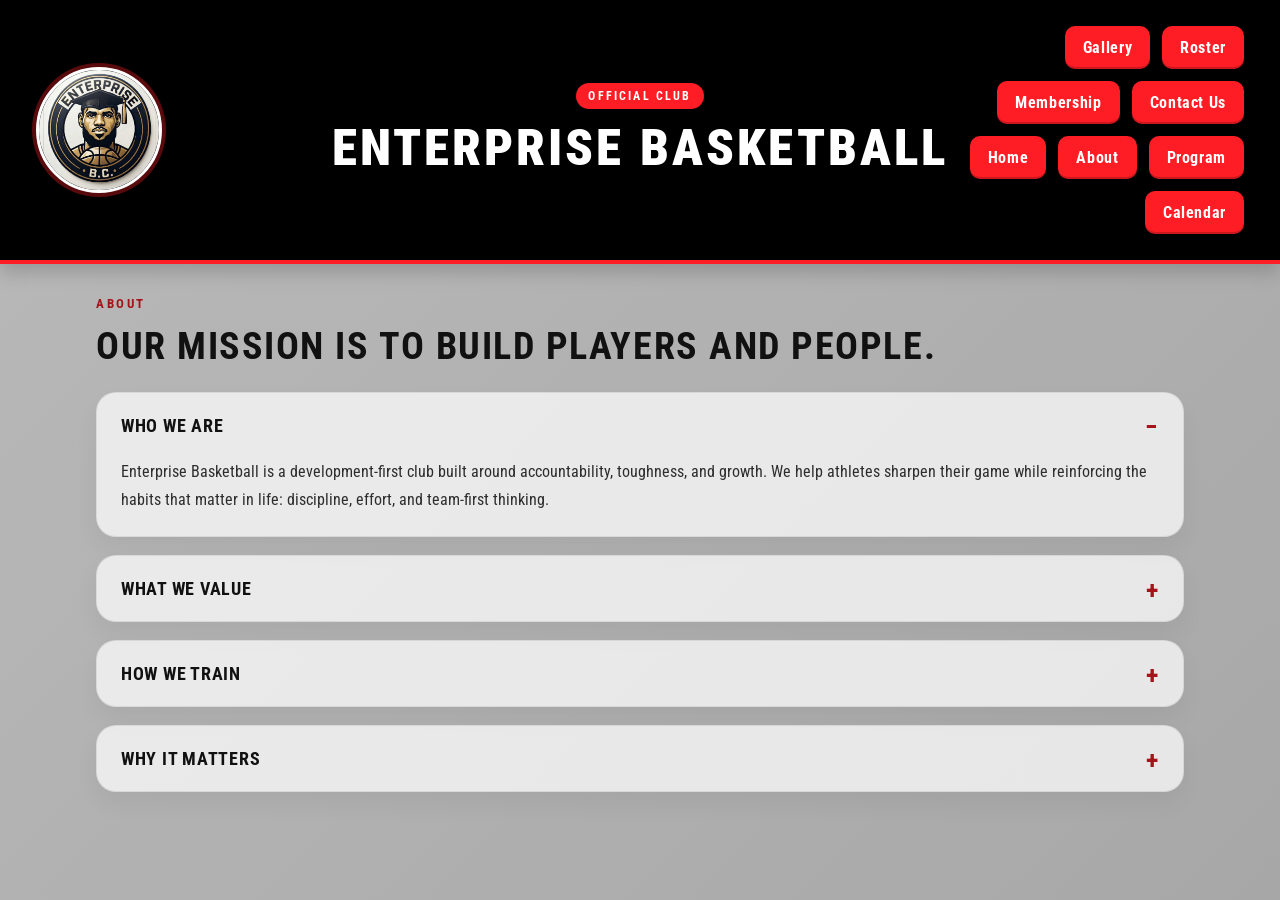
<file: about.html>
<!DOCTYPE html>
<html>
<head>
    <title>About | Enterprise Basketball</title>
    <link rel="stylesheet" href="style.css">
    <link rel="preconnect" href="https://fonts.googleapis.com">
    <link rel="preconnect" href="https://fonts.gstatic.com" crossorigin>
    <link href="https://fonts.googleapis.com/css2?family=Roboto+Condensed:ital,wght@0,100..900;1,100..900&display=swap" rel="stylesheet">
</head>
<body>
    <header class="topbar">
        <div class="brand-block">
            <img src="DaddyBronEnterprise.jpg" alt="Enterprise Basketball logo" class="brand-logo">
        </div>

        <div class="brand-group">
            <span class="brand-tag">Official Club</span>
            <h1 class="brand-name">Enterprise BasketBall</h1>
        </div>

        <nav class="nav-bar" aria-label="Main navigation">
            <a href="gallery.html">Gallery</a>
            <a href="roster.html">Roster</a>
            <a href="membership.html">Membership</a>
            <a href="contact.html">Contact Us</a>
            <a href="index.html">Home</a>
            <a href="about.html">About</a>
            <a href="programs.html">Program</a>
            <a href="calendar.html">Calendar</a>
        </nav>
    </header>

    <main class="about-page">
        <div class="section-heading">
            <p class="eyebrow">About</p>
            <h3>Our mission is to build players and people.</h3>
        </div>

        <div class="details-stack">
            <details class="about-detail" open>
                <summary>Who we are</summary>
                <p>Enterprise Basketball is a development-first club built around accountability, toughness, and growth. We help athletes sharpen their game while reinforcing the habits that matter in life: discipline, effort, and team-first thinking.</p>
            </details>

            <details class="about-detail">
                <summary>What we value</summary>
                <p>We believe hard work beats excuses, preparation beats panic, and consistency beats flash. Every drill, every practice, and every game is designed to teach players how to compete with purpose and character.</p>
            </details>

            <details class="about-detail">
                <summary>How we train</summary>
                <p>Our sessions combine technical development, live competition, and decision-making challenges. Players work on shooting, footwork, defense, and basketball IQ in a structure that pushes them forward without losing the joy of the game.</p>
            </details>

            <details class="about-detail">
                <summary>Why it matters</summary>
                <p>Basketball develops resilience, leadership, and confidence. At Enterprise, we use the sport as a platform to teach athletes how to push beyond limits, support teammates, and carry themselves with professionalism in every environment.</p>
            </details>
        </div>
    </main>
</body>
</html>
</file>
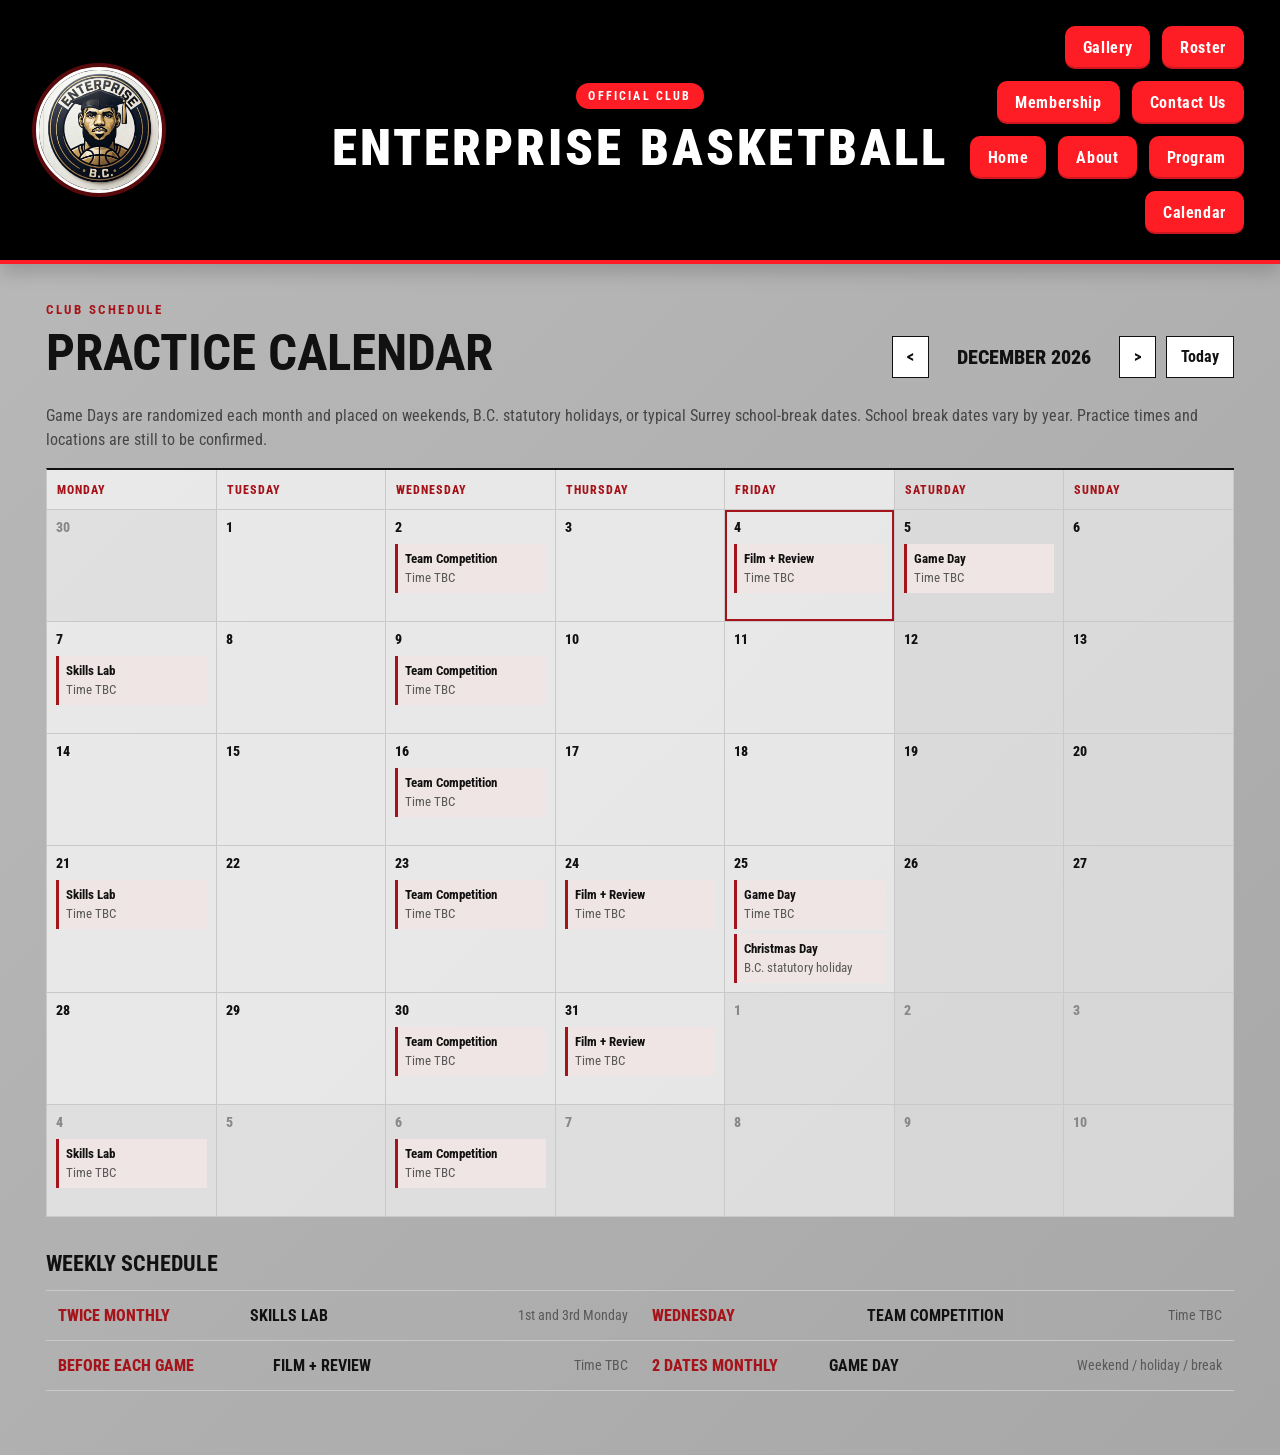
<file: calendar.html>
<!DOCTYPE html>
<html lang="en">
<head>
    <meta charset="UTF-8">
    <meta name="viewport" content="width=device-width, initial-scale=1.0">
    <title>Calendar | Enterprise Basketball</title>
    <link rel="stylesheet" href="style.css">
    <link rel="preconnect" href="https://fonts.googleapis.com">
    <link rel="preconnect" href="https://fonts.gstatic.com" crossorigin>
    <link href="https://fonts.googleapis.com/css2?family=Roboto+Condensed:ital,wght@0,100..900;1,100..900&display=swap" rel="stylesheet">
</head>
<body>
    <header class="topbar">
        <div class="brand-block">
            <img src="DaddyBronEnterprise.jpg" alt="Enterprise Basketball logo" class="brand-logo">
        </div>

        <div class="brand-group">
            <span class="brand-tag">Official Club</span>
            <h1 class="brand-name">Enterprise BasketBall</h1>
        </div>

        <nav class="nav-bar" aria-label="Main navigation">
            <a href="gallery.html">Gallery</a>
            <a href="roster.html">Roster</a>
            <a href="membership.html">Membership</a>
            <a href="contact.html">Contact Us</a>
            <a href="index.html">Home</a>
            <a href="about.html">About</a>
            <a href="programs.html">Program</a>
            <a href="calendar.html" aria-current="page">Calendar</a>
        </nav>
    </header>

    <main class="calendar-page">
        <div class="calendar-heading">
            <div>
                <p class="eyebrow">Club Schedule</p>
                <h2>Practice Calendar</h2>
            </div>
            <div class="calendar-toolbar" aria-label="Calendar navigation">
                <button type="button" id="previous-month" aria-label="Previous month">&lt;</button>
                <span class="calendar-month-label" id="calendar-month" aria-live="polite"></span>
                <button type="button" id="next-month" aria-label="Next month">&gt;</button>
                <button type="button" id="current-month">Today</button>
            </div>
        </div>

        <p class="calendar-note">Game Days are randomized each month and placed on weekends, B.C. statutory holidays, or typical Surrey school-break dates. School break dates vary by year. Practice times and locations are still to be confirmed.</p>

        <div class="calendar-scroll">
            <div class="calendar-grid" id="calendar-grid" role="grid" aria-label="Monthly practice calendar"></div>
        </div>

        <section class="weekly-schedule" aria-labelledby="weekly-schedule-title">
            <h3 id="weekly-schedule-title">Weekly Schedule</h3>
            <div class="weekly-schedule-list">
                <div class="weekly-schedule-item"><span>Twice monthly</span><strong>Skills Lab</strong><span>1st and 3rd Monday</span></div>
                <div class="weekly-schedule-item"><span>Wednesday</span><strong>Team Competition</strong><span>Time TBC</span></div>
                <div class="weekly-schedule-item"><span>Before each game</span><strong>Film + Review</strong><span>Time TBC</span></div>
                <div class="weekly-schedule-item"><span>2 dates monthly</span><strong>Game Day</strong><span>Weekend / holiday / break</span></div>
            </div>
        </section>
    </main>

    <script>
        const weekdayNames = ['Sunday', 'Monday', 'Tuesday', 'Wednesday', 'Thursday', 'Friday', 'Saturday'];
        const calendarGrid = document.getElementById('calendar-grid');
        const monthLabel = document.getElementById('calendar-month');
        const monthFormatter = new Intl.DateTimeFormat('en', { month: 'long', year: 'numeric' });
        let displayedMonth = new Date();
        displayedMonth = new Date(displayedMonth.getFullYear(), displayedMonth.getMonth(), 1);

        function dateKey(date) {
            return `${date.getFullYear()}-${date.getMonth()}-${date.getDate()}`;
        }

        function nthWeekdayOfMonth(year, month, weekday, occurrence) {
            const first = new Date(year, month, 1);
            const dayOffset = (weekday - first.getDay() + 7) % 7;
            return new Date(year, month, 1 + dayOffset + (occurrence - 1) * 7);
        }

        function lastWeekdayOfMonth(year, month, weekday) {
            const last = new Date(year, month + 1, 0);
            const dayOffset = (last.getDay() - weekday + 7) % 7;
            return new Date(year, month + 1, -dayOffset);
        }

        function getBcStatHolidays(year) {
            const holidays = new Map();
            const addHoliday = (date, name) => holidays.set(dateKey(date), name);
            const easterYear = year;
            const a = easterYear % 19;
            const b = Math.floor(easterYear / 100);
            const c = easterYear % 100;
            const d = Math.floor(b / 4);
            const e = b % 4;
            const f = Math.floor((b + 8) / 25);
            const g = Math.floor((b - f + 1) / 3);
            const h = (19 * a + b - d - g + 15) % 30;
            const i = Math.floor(c / 4);
            const k = c % 4;
            const l = (32 + 2 * e + 2 * i - h - k) % 7;
            const m = Math.floor((a + 11 * h + 22 * l) / 451);
            const easterMonth = Math.floor((h + l - 7 * m + 114) / 31) - 1;
            const easterDay = ((h + l - 7 * m + 114) % 31) + 1;
            const goodFriday = new Date(year, easterMonth, easterDay - 2);

            addHoliday(new Date(year, 0, 1), "New Year's Day");
            addHoliday(nthWeekdayOfMonth(year, 1, 1, 3), 'Family Day');
            addHoliday(goodFriday, 'Good Friday');
            addHoliday(nthWeekdayOfMonth(year, 4, 1, 3), 'Victoria Day');
            addHoliday(new Date(year, 6, 1), 'Canada Day');
            addHoliday(nthWeekdayOfMonth(year, 7, 1, 1), 'B.C. Day');
            addHoliday(nthWeekdayOfMonth(year, 8, 1, 1), 'Labour Day');
            addHoliday(new Date(year, 8, 30), 'National Day for Truth and Reconciliation');
            addHoliday(nthWeekdayOfMonth(year, 9, 1, 2), 'Thanksgiving');
            addHoliday(new Date(year, 10, 11), 'Remembrance Day');
            addHoliday(new Date(year, 11, 25), 'Christmas Day');
            return holidays;
        }

        function isTypicalSchoolBreak(date) {
            const month = date.getMonth();
            const day = date.getDate();
            return (month === 11 && day >= 20)
                || (month === 0 && day <= 4)
                || (month === 2 && day >= 15);
        }

        function makeSeededRandom(seedText) {
            let seed = 0;
            for (const character of seedText) {
                seed = (seed * 31 + character.charCodeAt(0)) >>> 0;
            }
            if (seed === 0) seed = 1;

            return () => {
                seed ^= seed << 13;
                seed ^= seed >>> 17;
                seed ^= seed << 5;
                return (seed >>> 0) / 4294967296;
            };
        }

        function getGameDayKeys(year, month, holidays) {
            const daysInMonth = new Date(year, month + 1, 0).getDate();
            const eligibleDates = [];
            const preferredDates = [];

            for (let day = 1; day <= daysInMonth; day += 1) {
                const date = new Date(year, month, day);
                const key = dateKey(date);
                const isWeekend = date.getDay() === 0 || date.getDay() === 6;
                const isHoliday = holidays.has(key);
                const isBreak = isTypicalSchoolBreak(date);

                if (isWeekend || isHoliday || isBreak) eligibleDates.push(key);
                if (isHoliday || isBreak) preferredDates.push(key);
            }

            const random = makeSeededRandom(`${year}-${month}-game-days`);
            const shuffle = (dates) => {
                for (let index = dates.length - 1; index > 0; index -= 1) {
                    const swapIndex = Math.floor(random() * (index + 1));
                    [dates[index], dates[swapIndex]] = [dates[swapIndex], dates[index]];
                }
                return dates;
            };

            const selected = preferredDates.length ? shuffle([...preferredDates]).slice(0, 1) : [];
            const remainingDates = eligibleDates.filter((key) => !selected.includes(key));
            return selected.concat(shuffle(remainingDates).slice(0, 2 - selected.length));
        }

        function getFilmReviewKeys(year, month) {
            const gameDays = new Set();
            for (let monthOffset = 0; monthOffset <= 1; monthOffset += 1) {
                const targetMonth = new Date(year, month + monthOffset, 1);
                const targetYear = targetMonth.getFullYear();
                const targetMonthIndex = targetMonth.getMonth();
                const holidays = getBcStatHolidays(targetYear);
                getGameDayKeys(targetYear, targetMonthIndex, holidays).forEach((key) => gameDays.add(key));
            }

            return new Set([...gameDays].map((key) => {
                const [gameYear, gameMonth, gameDay] = key.split('-').map(Number);
                return dateKey(new Date(gameYear, gameMonth, gameDay - 1));
            }));
        }

        function renderCalendar() {
            const year = displayedMonth.getFullYear();
            const month = displayedMonth.getMonth();
            const holidays = getBcStatHolidays(year);
            const gameDayKeys = new Set(getGameDayKeys(year, month, holidays));
            const filmReviewKeys = getFilmReviewKeys(year, month);
            const firstDay = new Date(year, month, 1);
            const mondayOffset = (firstDay.getDay() + 6) % 7;
            const gridStart = new Date(year, month, 1 - mondayOffset);
            const today = new Date();
            const todayKey = `${today.getFullYear()}-${today.getMonth()}-${today.getDate()}`;
            const cells = [];

            monthLabel.textContent = monthFormatter.format(displayedMonth);
            weekdayNames.slice(1).concat(weekdayNames[0]).forEach((weekday) => {
                const weekendClass = weekday === 'Saturday' || weekday === 'Sunday' ? ' is-weekend-heading' : '';
                cells.push(`<div class="calendar-weekday${weekendClass}" role="columnheader">${weekday}</div>`);
            });

            for (let index = 0; index < 42; index += 1) {
                const date = new Date(gridStart.getFullYear(), gridStart.getMonth(), gridStart.getDate() + index);
                const key = dateKey(date);
                const outsideClass = date.getMonth() === month ? '' : ' is-outside-month';
                const todayClass = key === todayKey ? ' is-today' : '';
                const weekendClass = date.getDay() === 0 || date.getDay() === 6 ? ' is-weekend' : '';
                const events = [];
                const occurrence = Math.ceil(date.getDate() / 7);

                if (date.getDay() === 1 && (occurrence === 1 || occurrence === 3)) events.push('Skills Lab');
                if (date.getDay() === 3) events.push('Team Competition');
                if (filmReviewKeys.has(key)) events.push('Film + Review');
                if (gameDayKeys.has(key)) events.push('Game Day');
                if (holidays.has(key)) events.push(holidays.get(key));

                const eventMarkup = events.map((event) => {
                    const isHoliday = holidays.get(key) === event;
                    const timeLabel = isHoliday ? 'B.C. statutory holiday' : 'Time TBC';
                    return `<div class="calendar-event"><strong>${event}</strong><span>${timeLabel}</span></div>`;
                }).join('');

                cells.push(`<div class="calendar-day${outsideClass}${todayClass}${weekendClass}" role="gridcell"><span class="calendar-date-number">${date.getDate()}</span>${eventMarkup}</div>`);
            }

            calendarGrid.innerHTML = cells.join('');
        }

        document.getElementById('previous-month').addEventListener('click', () => {
            displayedMonth = new Date(displayedMonth.getFullYear(), displayedMonth.getMonth() - 1, 1);
            renderCalendar();
        });
        document.getElementById('next-month').addEventListener('click', () => {
            displayedMonth = new Date(displayedMonth.getFullYear(), displayedMonth.getMonth() + 1, 1);
            renderCalendar();
        });
        document.getElementById('current-month').addEventListener('click', () => {
            const today = new Date();
            displayedMonth = new Date(today.getFullYear(), today.getMonth(), 1);
            renderCalendar();
        });

        renderCalendar();
    </script>
</body>
</html>
</file>
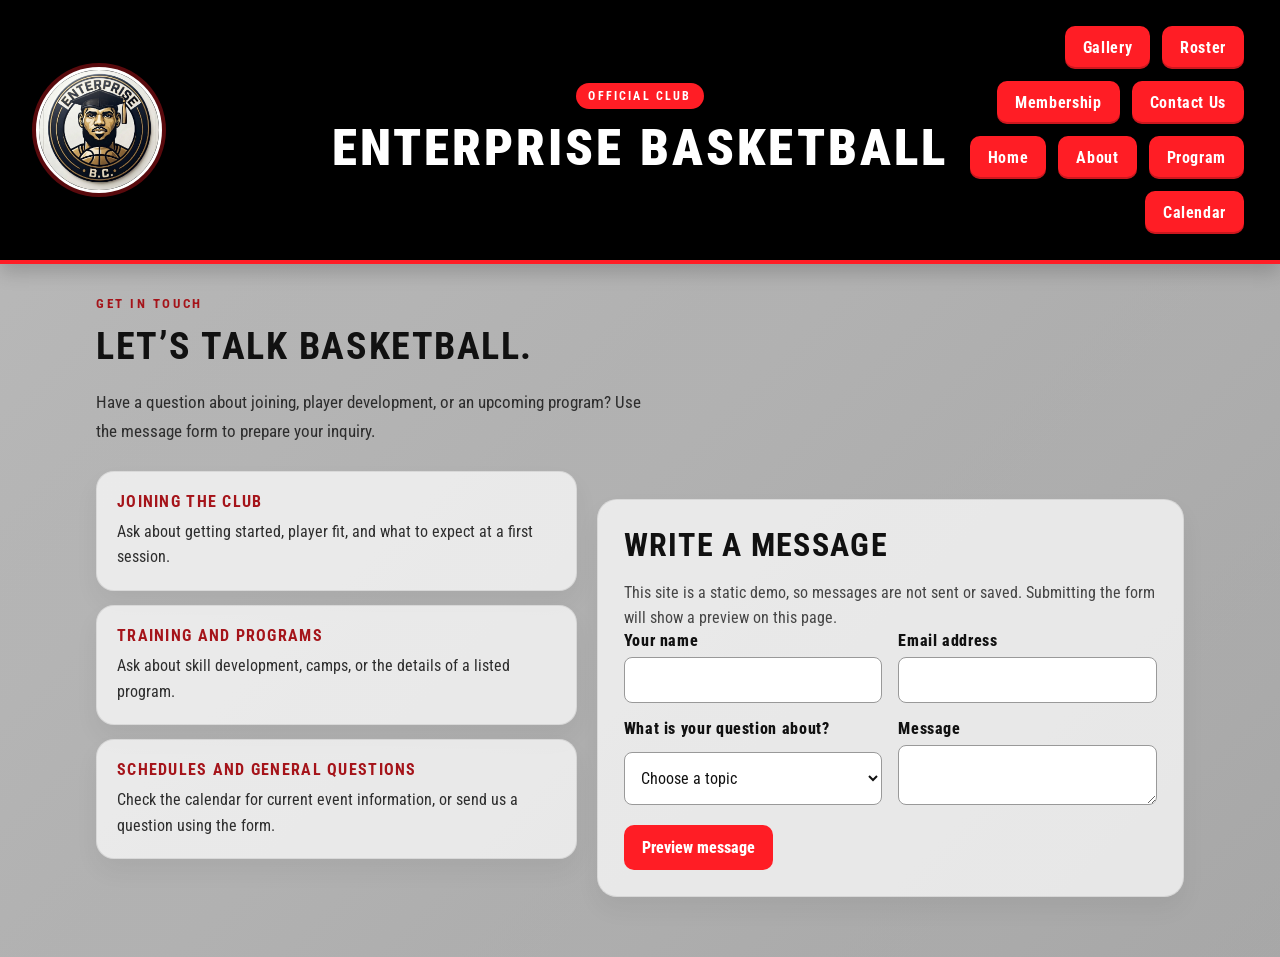
<file: contact.html>
<!DOCTYPE html>
<html lang="en">
<head>
    <meta charset="UTF-8">
    <meta name="viewport" content="width=device-width, initial-scale=1.0">
    <title>Contact Us | Enterprise Basketball</title>
    <link rel="stylesheet" href="style.css">
    <link rel="preconnect" href="https://fonts.googleapis.com">
    <link rel="preconnect" href="https://fonts.gstatic.com" crossorigin>
    <link href="https://fonts.googleapis.com/css2?family=Roboto+Condensed:ital,wght@0,100..900;1,100..900&display=swap" rel="stylesheet">
</head>
<body>
    <header class="topbar">
        <div class="brand-block">
            <img src="DaddyBronEnterprise.jpg" alt="Enterprise Basketball logo" class="brand-logo">
        </div>

        <div class="brand-group">
            <span class="brand-tag">Official Club</span>
            <h1 class="brand-name">Enterprise BasketBall</h1>
        </div>

        <nav class="nav-bar" aria-label="Main navigation">
            <a href="gallery.html">Gallery</a>
            <a href="roster.html">Roster</a>
            <a href="membership.html">Membership</a>
            <a href="contact.html" aria-current="page">Contact Us</a>
            <a href="index.html">Home</a>
            <a href="about.html">About</a>
            <a href="programs.html">Program</a>
            <a href="calendar.html">Calendar</a>
        </nav>
    </header>

    <main class="contact-page">
        <div class="section-heading">
            <p class="eyebrow">Get in touch</p>
            <h3>Let’s talk basketball.</h3>
        </div>
        <p class="contact-intro">
            Have a question about joining, player development, or an upcoming program? Use the message form to prepare your inquiry.
        </p>

        <div class="contact-grid">
            <section class="contact-topics" aria-label="How we can help">
                <article class="contact-topic">
                    <h4>Joining the club</h4>
                    <p>Ask about getting started, player fit, and what to expect at a first session.</p>
                </article>
                <article class="contact-topic">
                    <h4>Training and programs</h4>
                    <p>Ask about skill development, camps, or the details of a listed program.</p>
                </article>
                <article class="contact-topic">
                    <h4>Schedules and general questions</h4>
                    <p>Check the calendar for current event information, or send us a question using the form.</p>
                </article>
            </section>

            <section class="interactive-panel contact-form-panel" aria-labelledby="contact-form-heading">
                <div class="section-heading">
                    <h3 id="contact-form-heading">Write a message</h3>
                </div>
                <p class="interactive-message">
                    This site is a static demo, so messages are not sent or saved. Submitting the form will show a preview on this page.
                </p>
                <form id="contact-form">
                    <div class="interest-form-grid contact-form-grid">
                        <div class="program-filter">
                            <label for="contact-name">Your name</label>
                            <input id="contact-name" name="name" type="text" autocomplete="name" required>
                        </div>
                        <div class="program-filter">
                            <label for="contact-email">Email address</label>
                            <input id="contact-email" name="email" type="email" autocomplete="email" required>
                        </div>
                        <div class="program-filter">
                            <label for="contact-topic">What is your question about?</label>
                            <select id="contact-topic" name="topic" required>
                                <option value="">Choose a topic</option>
                                <option>Joining the club</option>
                                <option>Training and programs</option>
                                <option>Schedules and events</option>
                                <option>Something else</option>
                            </select>
                        </div>
                        <div class="program-filter">
                            <label for="contact-message">Message</label>
                            <textarea id="contact-message" name="message" required></textarea>
                        </div>
                    </div>
                    <button class="program-submit" type="submit">Preview message</button>
                </form>
                <div id="contact-preview" class="contact-preview" role="status" aria-live="polite" hidden>
                    <h4>Message preview</h4>
                    <p>Your message has not been sent or saved.</p>
                    <pre id="contact-preview-content"></pre>
                </div>
            </section>
        </div>
    </main>
    <script src="contact.js"></script>
</body>
</html>
</file>
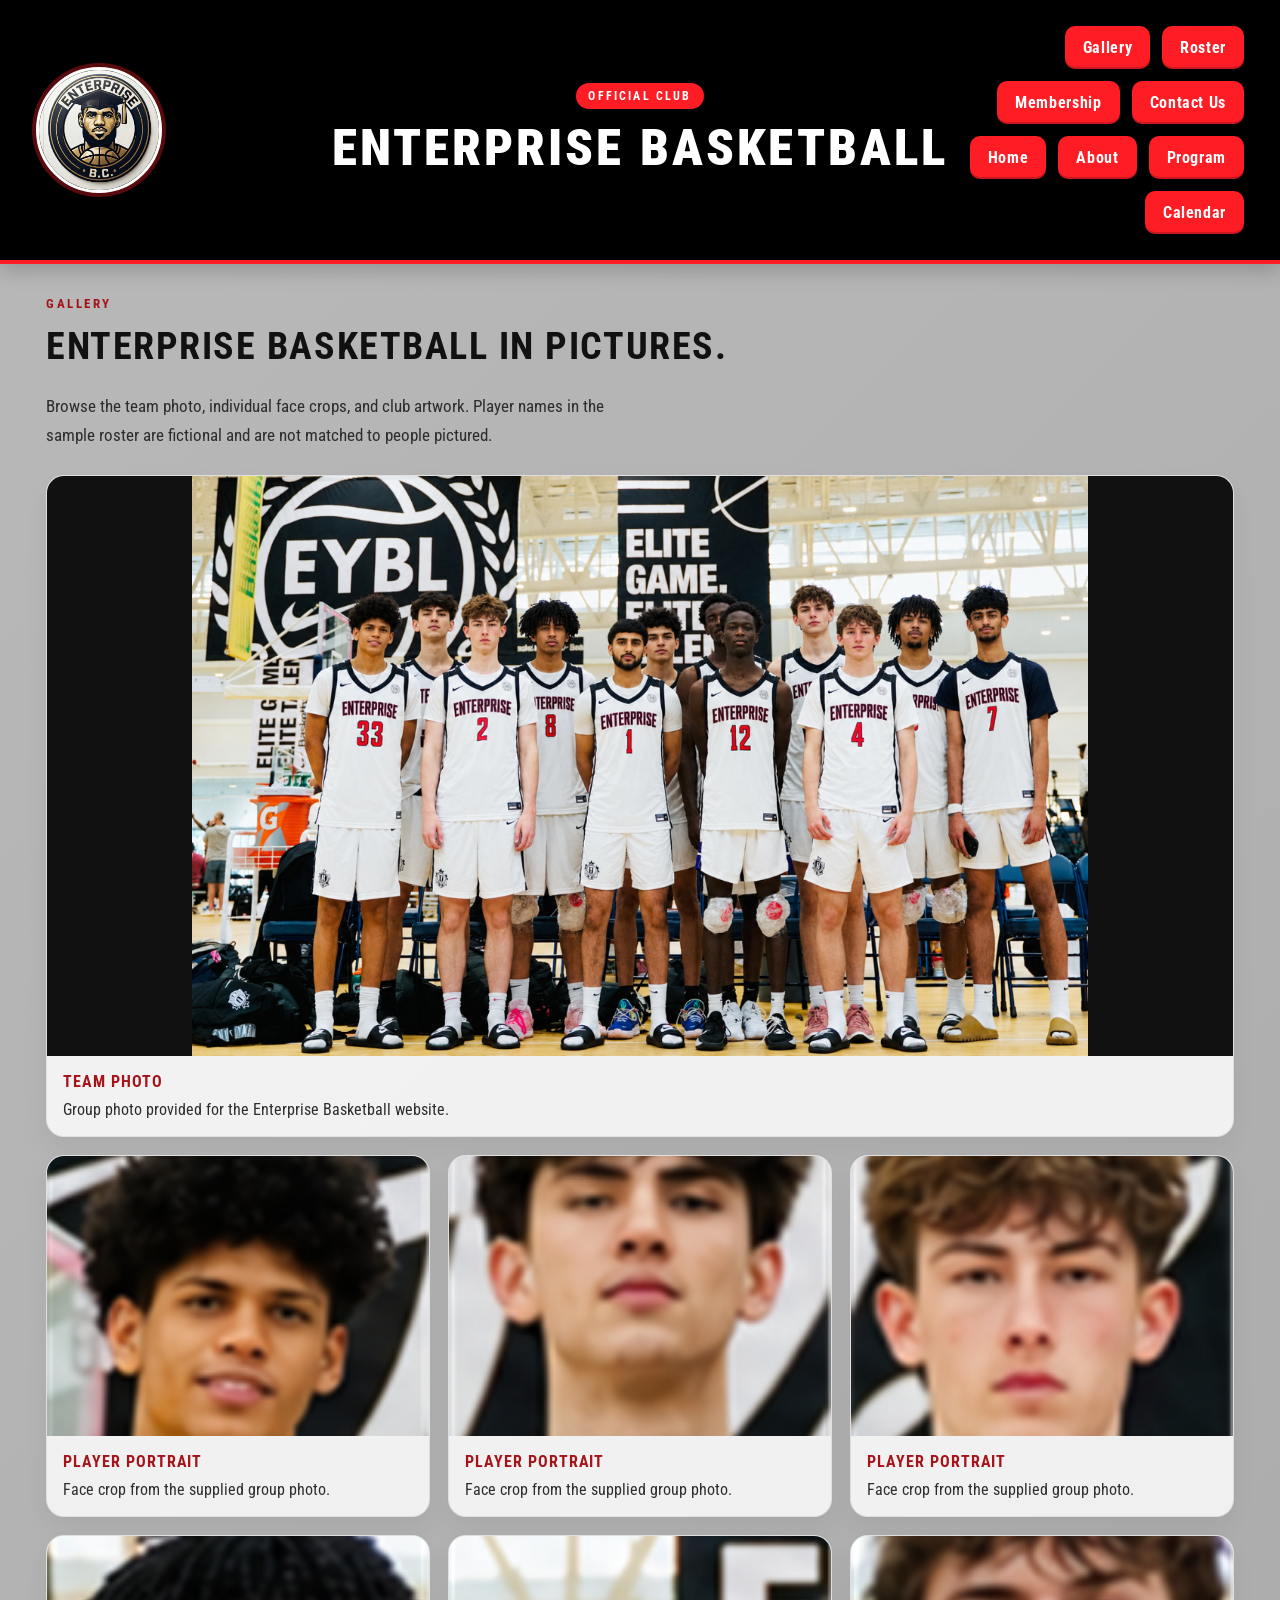
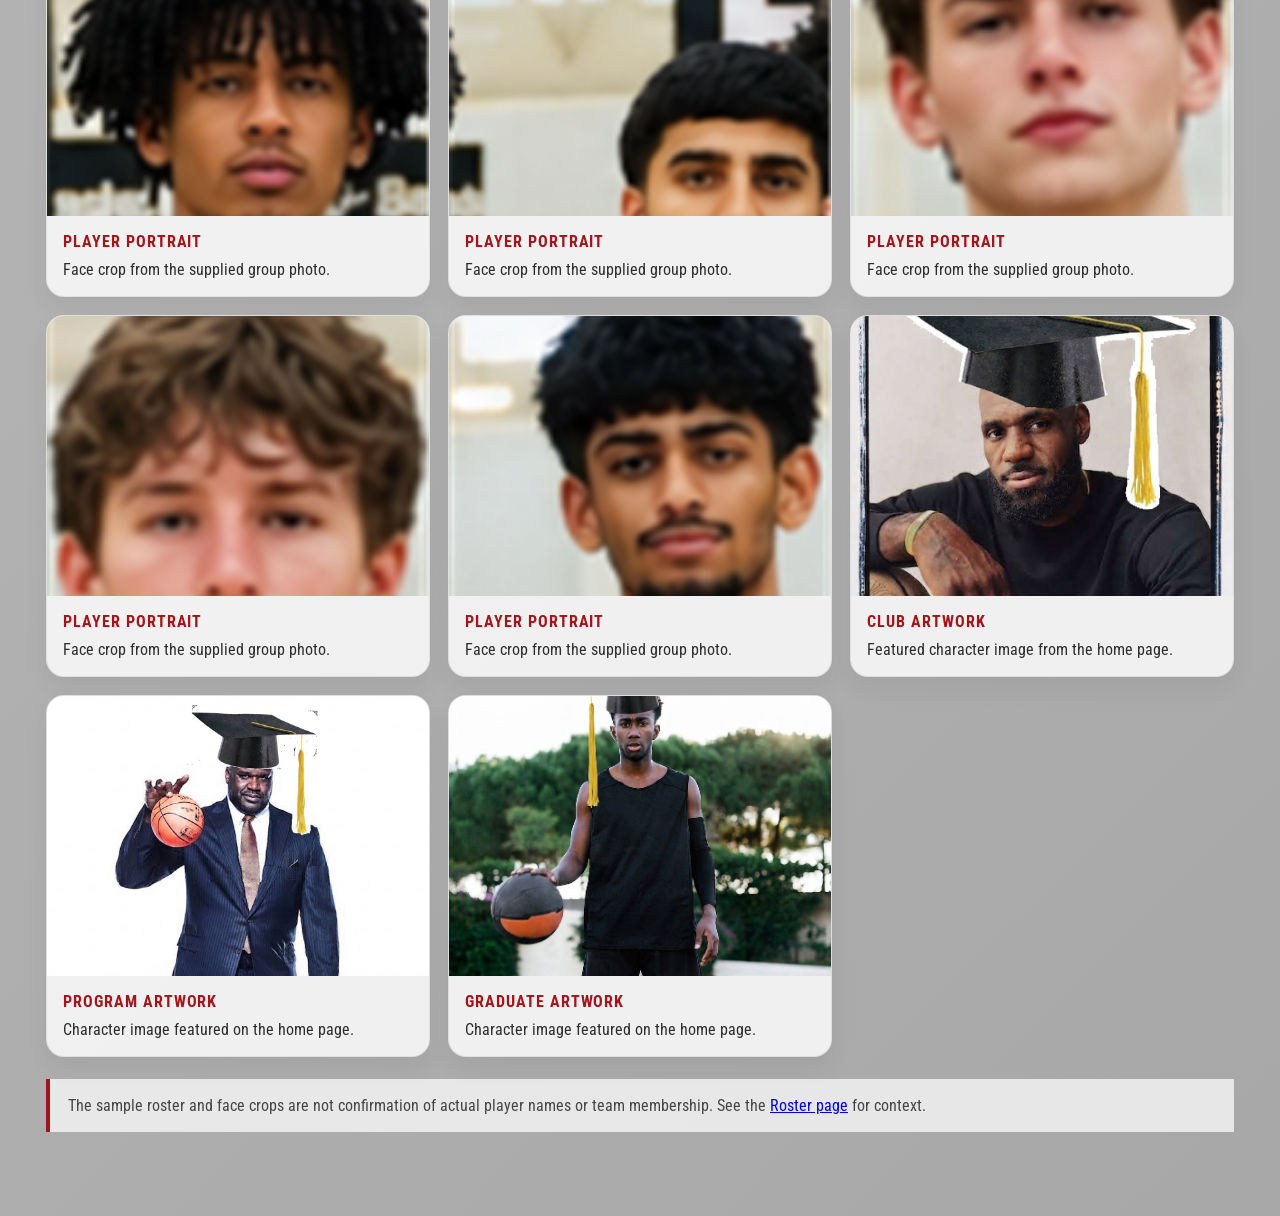
<file: gallery.html>
<!DOCTYPE html>
<html lang="en">
<head>
    <meta charset="UTF-8">
    <meta name="viewport" content="width=device-width, initial-scale=1.0">
    <title>Gallery | Enterprise Basketball</title>
    <link rel="stylesheet" href="style.css">
    <link rel="preconnect" href="https://fonts.googleapis.com">
    <link rel="preconnect" href="https://fonts.gstatic.com" crossorigin>
    <link href="https://fonts.googleapis.com/css2?family=Roboto+Condensed:ital,wght@0,100..900;1,100..900&display=swap" rel="stylesheet">
</head>
<body>
    <header class="topbar">
        <div class="brand-block">
            <img src="DaddyBronEnterprise.jpg" alt="Enterprise Basketball logo" class="brand-logo">
        </div>

        <div class="brand-group">
            <span class="brand-tag">Official Club</span>
            <h1 class="brand-name">Enterprise BasketBall</h1>
        </div>

        <nav class="nav-bar" aria-label="Main navigation">
            <a href="gallery.html" aria-current="page">Gallery</a>
            <a href="roster.html">Roster</a>
            <a href="membership.html">Membership</a>
            <a href="contact.html">Contact Us</a>
            <a href="index.html">Home</a>
            <a href="about.html">About</a>
            <a href="programs.html">Program</a>
            <a href="calendar.html">Calendar</a>
        </nav>
    </header>

    <main class="about-page gallery-page">
        <div class="section-heading">
            <p class="eyebrow">Gallery</p>
            <h3>Enterprise Basketball in pictures.</h3>
        </div>
        <p class="gallery-intro">
            Browse the team photo, individual face crops, and club artwork. Player names in the sample roster are fictional and are not matched to people pictured.
        </p>

        <section class="gallery-grid" aria-label="Enterprise Basketball photo gallery">
            <figure class="gallery-item gallery-item-wide">
                <img src="roster-team-photo.png" alt="Enterprise basketball group posing together in matching uniforms">
                <figcaption><strong>Team photo</strong>Group photo provided for the Enterprise Basketball website.</figcaption>
            </figure>
            <figure class="gallery-item">
                <img src="roster-player-01.png" alt="Close-up face crop of a player in the group photo">
                <figcaption><strong>Player portrait</strong>Face crop from the supplied group photo.</figcaption>
            </figure>
            <figure class="gallery-item">
                <img src="roster-player-02.png" alt="Close-up face crop of a player in the group photo">
                <figcaption><strong>Player portrait</strong>Face crop from the supplied group photo.</figcaption>
            </figure>
            <figure class="gallery-item">
                <img src="roster-player-03.png" alt="Close-up face crop of a player in the group photo">
                <figcaption><strong>Player portrait</strong>Face crop from the supplied group photo.</figcaption>
            </figure>
            <figure class="gallery-item">
                <img src="roster-player-04.png" alt="Close-up face crop of a player in the group photo">
                <figcaption><strong>Player portrait</strong>Face crop from the supplied group photo.</figcaption>
            </figure>
            <figure class="gallery-item">
                <img src="roster-player-05.png" alt="Close-up face crop of a player in the group photo">
                <figcaption><strong>Player portrait</strong>Face crop from the supplied group photo.</figcaption>
            </figure>
            <figure class="gallery-item">
                <img src="roster-player-06.png" alt="Close-up face crop of a player in the group photo">
                <figcaption><strong>Player portrait</strong>Face crop from the supplied group photo.</figcaption>
            </figure>
            <figure class="gallery-item">
                <img src="roster-player-07.png" alt="Close-up face crop of a player in the group photo">
                <figcaption><strong>Player portrait</strong>Face crop from the supplied group photo.</figcaption>
            </figure>
            <figure class="gallery-item">
                <img src="roster-player-08.png" alt="Close-up face crop of a player in the group photo">
                <figcaption><strong>Player portrait</strong>Face crop from the supplied group photo.</figcaption>
            </figure>
            <figure class="gallery-item">
                <img src="DaddyBronwithHat.jpg" alt="Enterprise Basketball featured character artwork">
                <figcaption><strong>Club artwork</strong>Featured character image from the home page.</figcaption>
            </figure>
            <figure class="gallery-item">
                <img src="ShaqWithHat.jpg" alt="Enterprise Basketball program character artwork">
                <figcaption><strong>Program artwork</strong>Character image featured on the home page.</figcaption>
            </figure>
            <figure class="gallery-item">
                <img src="Dudewithhat.jpg" alt="Enterprise Basketball graduate character artwork">
                <figcaption><strong>Graduate artwork</strong>Character image featured on the home page.</figcaption>
            </figure>
        </section>

        <p class="roster-notice">
            The sample roster and face crops are not confirmation of actual player names or team membership. See the <a href="roster.html">Roster page</a> for context.
        </p>
    </main>
</body>
</html>
</file>
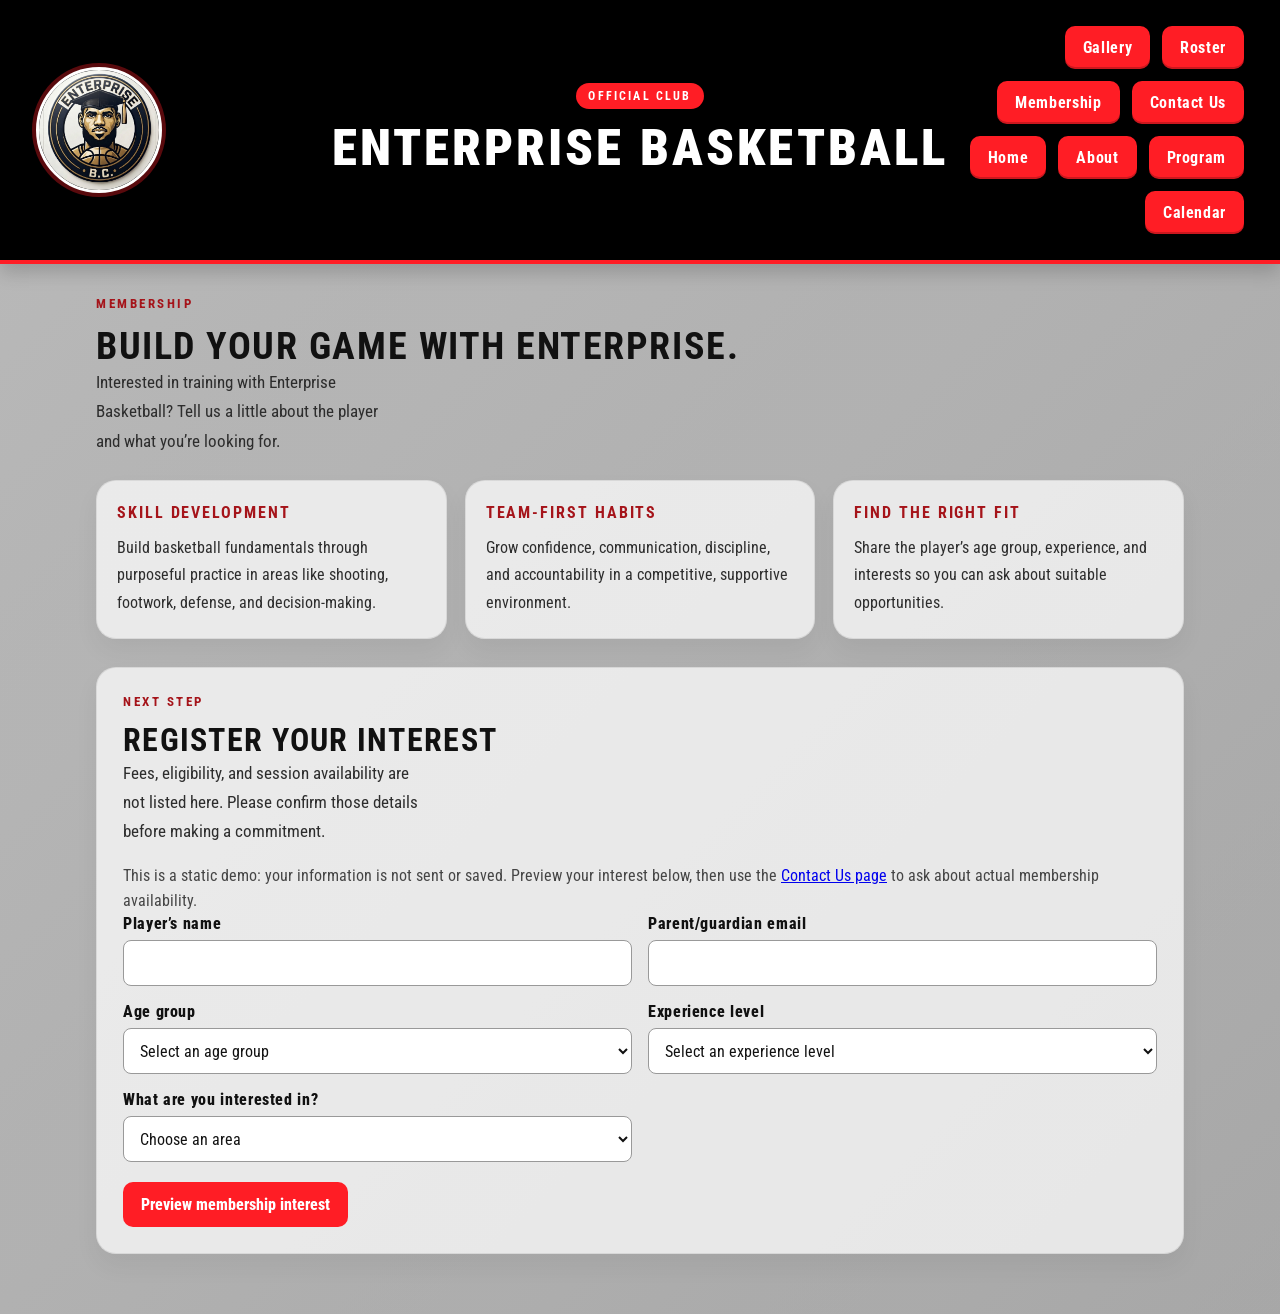
<file: membership.html>
<!DOCTYPE html>
<html lang="en">
<head>
    <meta charset="UTF-8">
    <meta name="viewport" content="width=device-width, initial-scale=1.0">
    <title>Membership | Enterprise Basketball</title>
    <link rel="stylesheet" href="style.css">
    <link rel="preconnect" href="https://fonts.googleapis.com">
    <link rel="preconnect" href="https://fonts.gstatic.com" crossorigin>
    <link href="https://fonts.googleapis.com/css2?family=Roboto+Condensed:ital,wght@0,100..900;1,100..900&display=swap" rel="stylesheet">
    <script src="membership.js" defer></script>
</head>
<body>
    <header class="topbar">
        <div class="brand-block">
            <img src="DaddyBronEnterprise.jpg" alt="Enterprise Basketball logo" class="brand-logo">
        </div>

        <div class="brand-group">
            <span class="brand-tag">Official Club</span>
            <h1 class="brand-name">Enterprise BasketBall</h1>
        </div>

        <nav class="nav-bar" aria-label="Main navigation">
            <a href="gallery.html">Gallery</a>
            <a href="roster.html">Roster</a>
            <a href="membership.html" aria-current="page">Membership</a>
            <a href="contact.html">Contact Us</a>
            <a href="index.html">Home</a>
            <a href="about.html">About</a>
            <a href="programs.html">Program</a>
            <a href="calendar.html">Calendar</a>
        </nav>
    </header>

    <main class="about-page">
        <div class="section-heading">
            <p class="eyebrow">Membership</p>
            <h3>Build your game with Enterprise.</h3>
            <p class="club-description">
                Interested in training with Enterprise Basketball? Tell us a little about the player and what you’re looking for.
            </p>
        </div>

        <div class="info-grid">
            <article class="info-card">
                <h4>Skill development</h4>
                <p>Build basketball fundamentals through purposeful practice in areas like shooting, footwork, defense, and decision-making.</p>
            </article>
            <article class="info-card">
                <h4>Team-first habits</h4>
                <p>Grow confidence, communication, discipline, and accountability in a competitive, supportive environment.</p>
            </article>
            <article class="info-card">
                <h4>Find the right fit</h4>
                <p>Share the player’s age group, experience, and interests so you can ask about suitable opportunities.</p>
            </article>
        </div>

        <section class="interactive-panel" aria-labelledby="membership-form-heading">
            <div class="section-heading">
                <p class="eyebrow">Next step</p>
                <h3 id="membership-form-heading">Register your interest</h3>
                <p class="club-description">
                    Fees, eligibility, and session availability are not listed here. Please confirm those details before making a commitment.
                </p>
            </div>
            <p class="interactive-message">
                This is a static demo: your information is not sent or saved. Preview your interest below, then use the
                <a href="contact.html">Contact Us page</a> to ask about actual membership availability.
            </p>
            <form id="membership-form">
                <div class="interest-form-grid">
                    <div class="program-filter">
                        <label for="member-name">Player’s name</label>
                        <input id="member-name" name="name" type="text" autocomplete="name" required>
                    </div>
                    <div class="program-filter">
                        <label for="member-email">Parent/guardian email</label>
                        <input id="member-email" name="email" type="email" autocomplete="email" required>
                    </div>
                    <div class="program-filter">
                        <label for="member-age">Age group</label>
                        <select id="member-age" name="age" required>
                            <option value="">Select an age group</option>
                            <option>Youth</option>
                            <option>Teen</option>
                            <option>Adult</option>
                        </select>
                    </div>
                    <div class="program-filter">
                        <label for="member-experience">Experience level</label>
                        <select id="member-experience" name="experience" required>
                            <option value="">Select an experience level</option>
                            <option>Beginner</option>
                            <option>Developing</option>
                            <option>Experienced</option>
                    </select>
                    </div>
                    <div class="program-filter">
                        <label for="member-interest">What are you interested in?</label>
                        <select id="member-interest" name="interest" required>
                            <option value="">Choose an area</option>
                            <option>Skills development</option>
                            <option>Seasonal camps or clinics</option>
                            <option>Team competition</option>
                            <option>Not sure yet</option>
                        </select>
                    </div>
                </div>
                <button class="program-submit" type="submit">Preview membership interest</button>
            </form>
            <div id="membership-preview" class="contact-preview" role="status" aria-live="polite" hidden>
                <h4>Membership interest preview</h4>
                <p>Your details have not been sent or saved.</p>
                <pre id="membership-preview-content"></pre>
            </div>
        </section>
    </main>
</body>
</html>
</file>
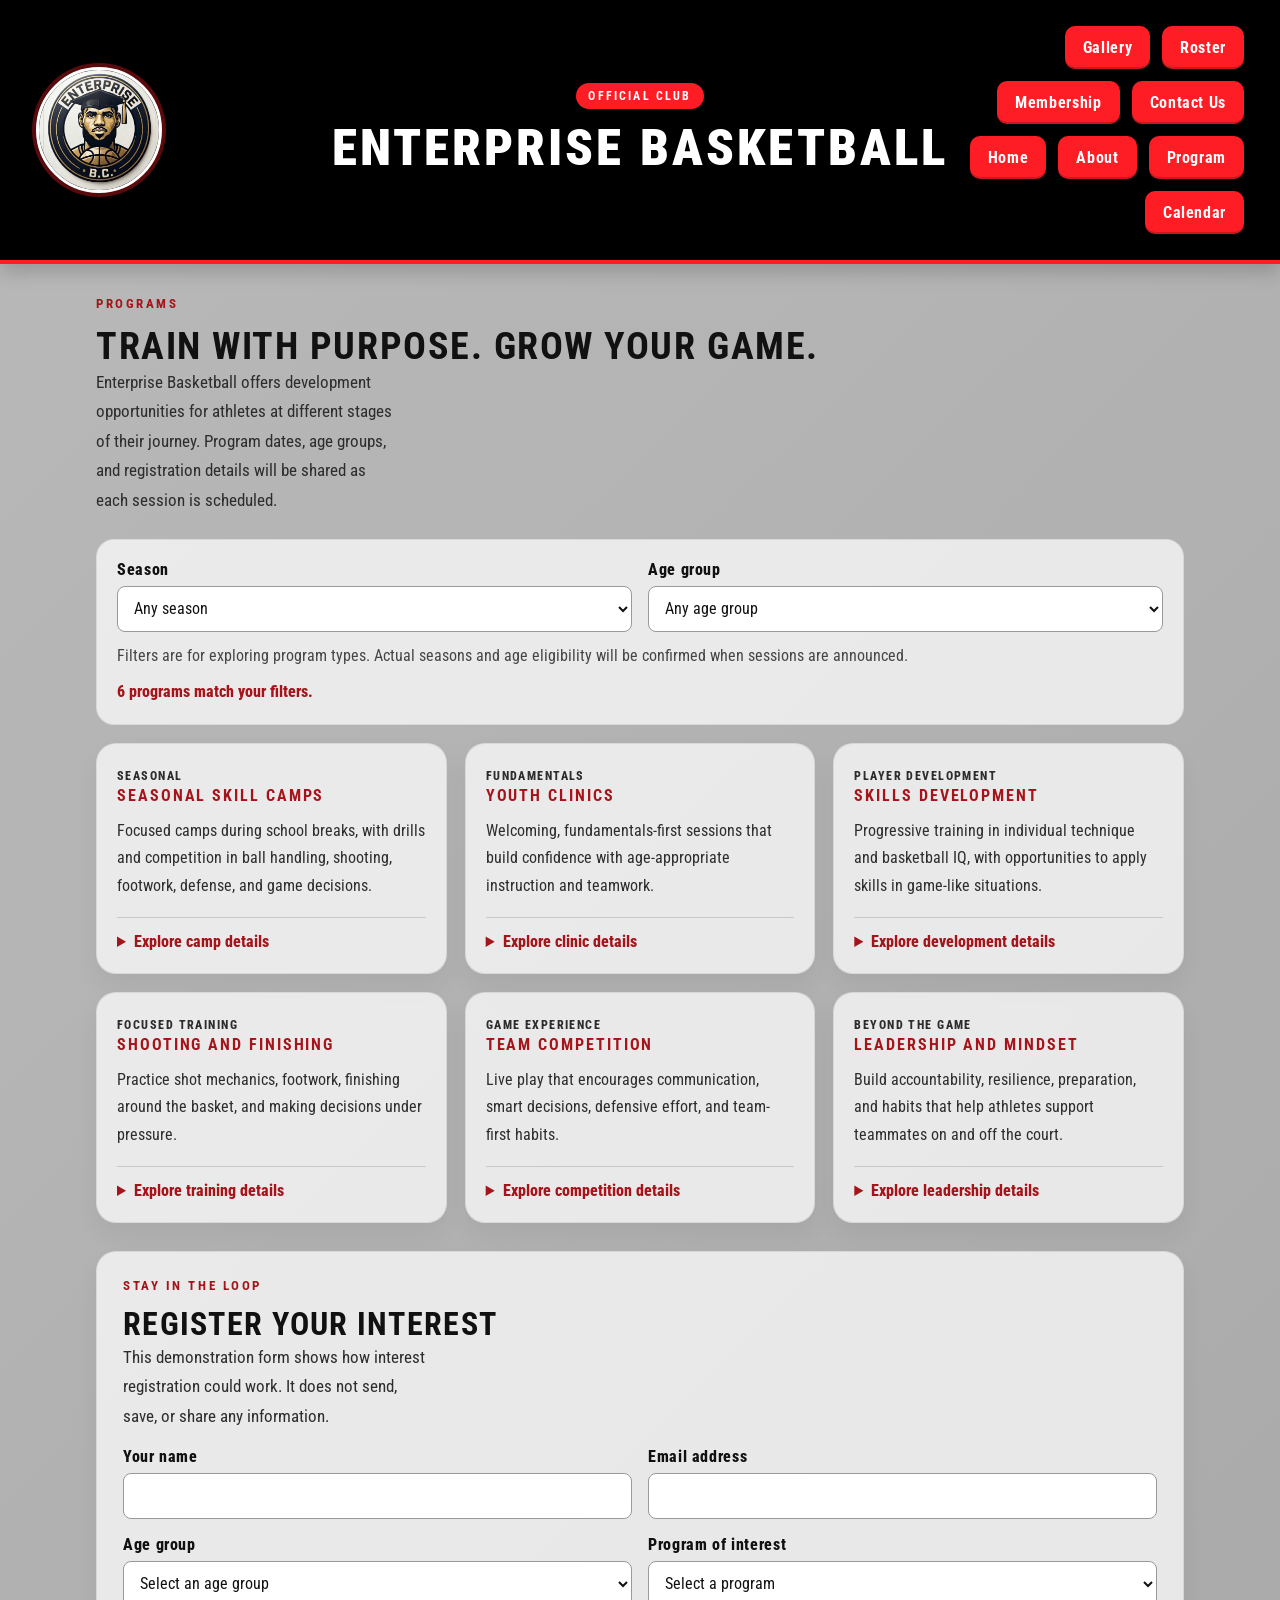
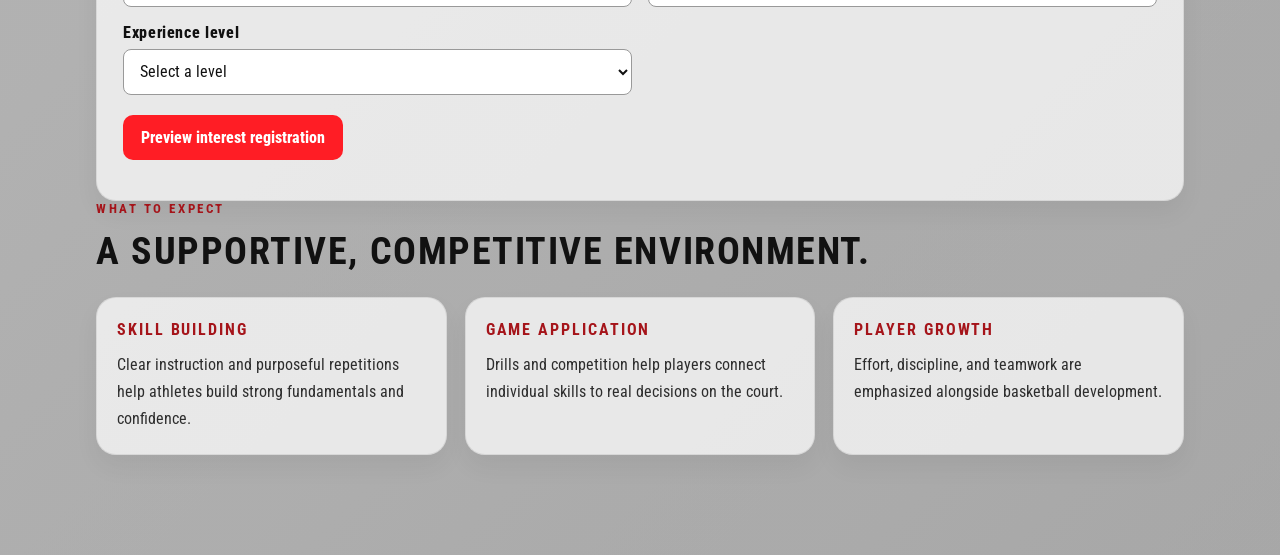
<file: programs.html>
<!DOCTYPE html>
<html lang="en">
<head>
    <meta charset="UTF-8">
    <meta name="viewport" content="width=device-width, initial-scale=1.0">
    <title>Programs | Enterprise Basketball</title>
    <link rel="stylesheet" href="style.css">
    <link rel="preconnect" href="https://fonts.googleapis.com">
    <link rel="preconnect" href="https://fonts.gstatic.com" crossorigin>
    <link href="https://fonts.googleapis.com/css2?family=Roboto+Condensed:ital,wght@0,100..900;1,100..900&display=swap" rel="stylesheet">
    <script src="programs.js" defer></script>
</head>
<body>
    <header class="topbar">
        <div class="brand-block">
            <img src="DaddyBronEnterprise.jpg" alt="Enterprise Basketball logo" class="brand-logo">
        </div>

        <div class="brand-group">
            <span class="brand-tag">Official Club</span>
            <h1 class="brand-name">Enterprise BasketBall</h1>
        </div>

        <nav class="nav-bar" aria-label="Main navigation">
            <a href="gallery.html">Gallery</a>
            <a href="roster.html">Roster</a>
            <a href="membership.html">Membership</a>
            <a href="contact.html">Contact Us</a>
            <a href="index.html">Home</a>
            <a href="about.html">About</a>
            <a href="programs.html" aria-current="page">Program</a>
            <a href="calendar.html">Calendar</a>
        </nav>
    </header>

    <main class="about-page">
        <div class="section-heading">
            <p class="eyebrow">Programs</p>
            <h3>Train with purpose. Grow your game.</h3>
            <p class="club-description">Enterprise Basketball offers development opportunities for athletes at different stages of their journey. Program dates, age groups, and registration details will be shared as each session is scheduled.</p>
        </div>

        <section class="program-tools" aria-label="Explore programs">
            <div class="program-filters">
                <div class="program-filter">
                    <label for="season-filter">Season</label>
                    <select id="season-filter">
                        <option value="all">Any season</option>
                        <option value="winter">Winter</option>
                        <option value="spring">Spring</option>
                        <option value="summer">Summer</option>
                        <option value="fall">Fall</option>
                        <option value="year-round">Year-round</option>
                    </select>
                </div>
                <div class="program-filter">
                    <label for="age-filter">Age group</label>
                    <select id="age-filter">
                        <option value="all">Any age group</option>
                        <option value="youth">Youth</option>
                        <option value="teen">Teen</option>
                        <option value="adult">Adult</option>
                    </select>
                </div>
            </div>
            <p class="program-filter-note">Filters are for exploring program types. Actual seasons and age eligibility will be confirmed when sessions are announced.</p>
            <p id="program-count" class="program-count" aria-live="polite"></p>
        </section>

        <div class="info-grid program-grid" id="program-grid">
            <article class="info-card program-card" id="seasonal-camps" data-season="winter spring summer fall" data-age="youth teen" data-level="developing experienced">
                <p class="program-card-label">Seasonal</p>
                <h4>Seasonal Skill Camps</h4>
                <p>Focused camps during school breaks, with drills and competition in ball handling, shooting, footwork, defense, and game decisions.</p>
                <details class="program-details">
                    <summary>Explore camp details</summary>
                    <p>Camp formats may include skill stations, small-sided games, and guided scrimmages. Dates, length, age eligibility, and equipment details will be announced for each session.</p>
                </details>
            </article>
            <article class="info-card program-card" id="youth-clinics" data-season="year-round" data-age="youth" data-level="beginner developing">
                <p class="program-card-label">Fundamentals</p>
                <h4>Youth Clinics</h4>
                <p>Welcoming, fundamentals-first sessions that build confidence with age-appropriate instruction and teamwork.</p>
                <details class="program-details">
                    <summary>Explore clinic details</summary>
                    <p>Clinics can introduce movement, passing, dribbling, shooting, and team play. Specific ages and session availability will be shared when dates are announced.</p>
                </details>
            </article>
            <article class="info-card program-card" id="skills-development" data-season="year-round" data-age="youth teen adult" data-level="beginner developing experienced">
                <p class="program-card-label">Player development</p>
                <h4>Skills Development</h4>
                <p>Progressive training in individual technique and basketball IQ, with opportunities to apply skills in game-like situations.</p>
                <details class="program-details">
                    <summary>Explore development details</summary>
                    <p>Sessions can focus on ball control, footwork, defense, and decision-making. Coaches can adapt activities to the experience level of each group.</p>
                </details>
            </article>
            <article class="info-card program-card" id="shooting-finishing" data-season="year-round" data-age="teen adult" data-level="developing experienced">
                <p class="program-card-label">Focused training</p>
                <h4>Shooting and Finishing</h4>
                <p>Practice shot mechanics, footwork, finishing around the basket, and making decisions under pressure.</p>
                <details class="program-details">
                    <summary>Explore training details</summary>
                    <p>Repetitions may include shooting technique, finishing options, and game-speed reads. Group placement and session details will be confirmed when offered.</p>
                </details>
            </article>
            <article class="info-card program-card" id="team-competition" data-season="year-round" data-age="teen" data-level="developing experienced">
                <p class="program-card-label">Game experience</p>
                <h4>Team Competition</h4>
                <p>Live play that encourages communication, smart decisions, defensive effort, and team-first habits.</p>
                <details class="program-details">
                    <summary>Explore competition details</summary>
                    <p>Activities may include small-sided games and organized scrimmages. Competition format and participation requirements depend on the session.</p>
                </details>
            </article>
            <article class="info-card program-card" id="leadership-mindset" data-season="year-round" data-age="teen adult" data-level="developing experienced">
                <p class="program-card-label">Beyond the game</p>
                <h4>Leadership and Mindset</h4>
                <p>Build accountability, resilience, preparation, and habits that help athletes support teammates on and off the court.</p>
                <details class="program-details">
                    <summary>Explore leadership details</summary>
                    <p>Leadership is reinforced through communication, reflection, goal-setting, and taking responsibility as part of a team.</p>
                </details>
            </article>
        </div>

        <section class="interactive-panel interest-panel" aria-labelledby="interest-title">
            <div class="section-heading">
                <p class="eyebrow">Stay in the loop</p>
                <h3 id="interest-title">Register your interest</h3>
                <p class="club-description">This demonstration form shows how interest registration could work. It does not send, save, or share any information.</p>
            </div>
            <form id="interest-form" autocomplete="off">
                <div class="interest-form-grid">
                    <div class="program-filter">
                        <label for="interest-name">Your name</label>
                        <input id="interest-name" name="name" type="text" required>
                    </div>
                    <div class="program-filter">
                        <label for="interest-email">Email address</label>
                        <input id="interest-email" name="email" type="email" required>
                    </div>
                    <div class="program-filter">
                        <label for="interest-age">Age group</label>
                        <select id="interest-age" name="age" required>
                            <option value="">Select an age group</option>
                            <option value="youth">Youth</option>
                            <option value="teen">Teen</option>
                            <option value="adult">Adult</option>
                        </select>
                    </div>
                    <div class="program-filter">
                        <label for="interest-program">Program of interest</label>
                        <select id="interest-program" name="program" required>
                            <option value="">Select a program</option>
                            <option>Seasonal Skill Camps</option>
                            <option>Youth Clinics</option>
                            <option>Skills Development</option>
                            <option>Shooting and Finishing</option>
                            <option>Team Competition</option>
                            <option>Leadership and Mindset</option>
                        </select>
                    </div>
                    <div class="program-filter">
                        <label for="interest-level">Experience level</label>
                        <select id="interest-level" name="level" required>
                            <option value="">Select a level</option>
                            <option>Beginner</option>
                            <option>Developing</option>
                            <option>Experienced</option>
                        </select>
                    </div>
                </div>
                <button class="program-submit" type="submit">Preview interest registration</button>
                <p id="form-message" class="interactive-message" role="status"></p>
            </form>
        </section>

        <section class="info-panel-alt">
            <div class="section-heading">
                <p class="eyebrow">What to expect</p>
                <h3>A supportive, competitive environment.</h3>
            </div>
            <div class="info-grid">
                <article class="info-card">
                    <h4>Skill building</h4>
                    <p>Clear instruction and purposeful repetitions help athletes build strong fundamentals and confidence.</p>
                </article>
                <article class="info-card">
                    <h4>Game application</h4>
                    <p>Drills and competition help players connect individual skills to real decisions on the court.</p>
                </article>
                <article class="info-card">
                    <h4>Player growth</h4>
                    <p>Effort, discipline, and teamwork are emphasized alongside basketball development.</p>
                </article>
            </div>
        </section>
    </main>
</body>
</html>
</file>
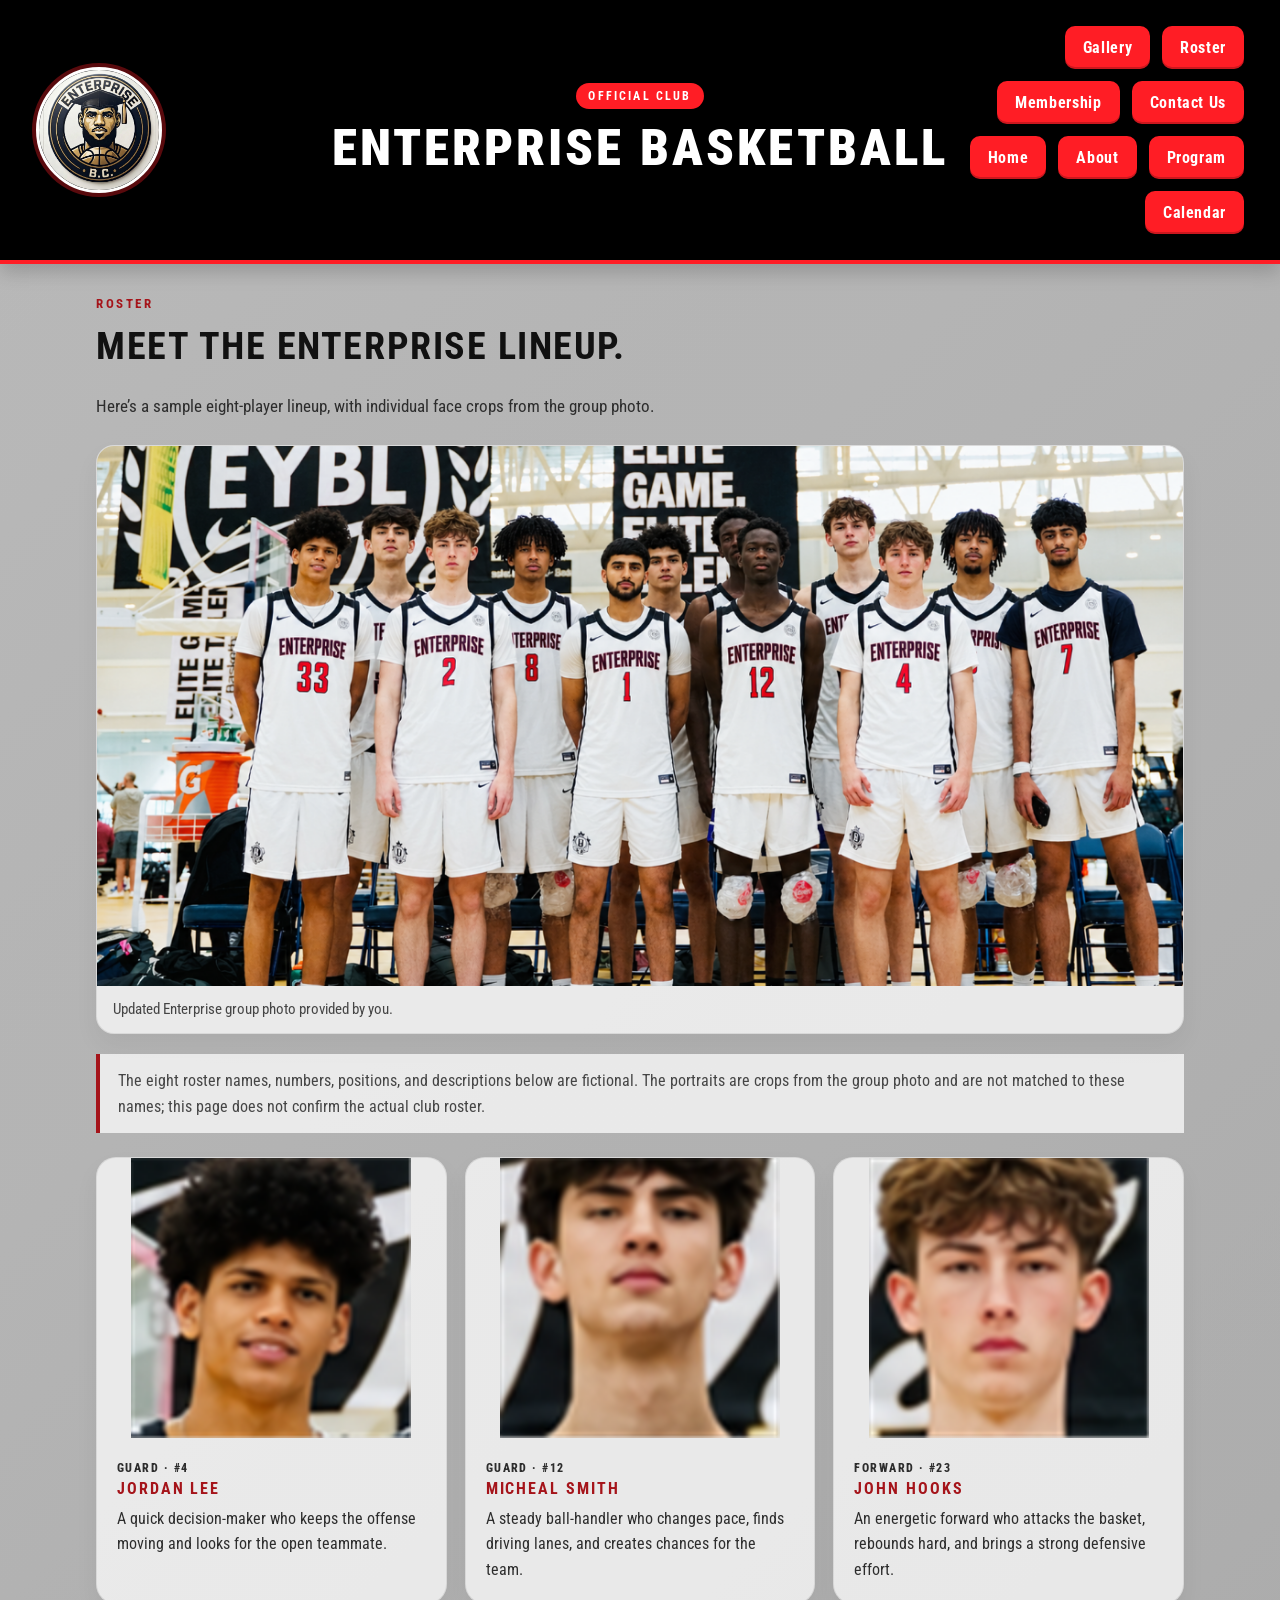
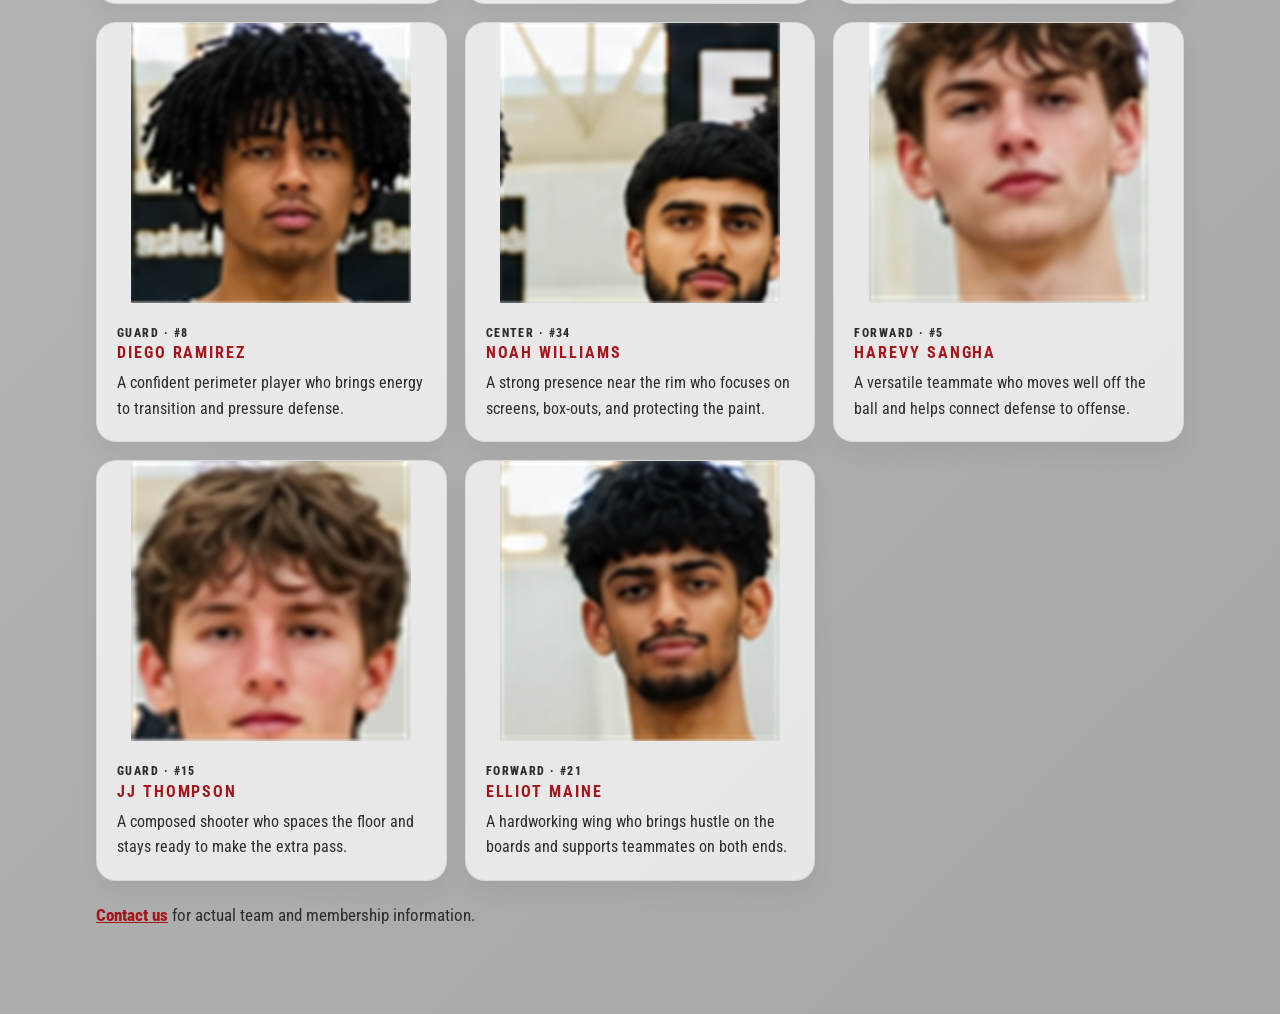
<file: roster.html>
<!DOCTYPE html>
<html lang="en">
<head>
    <meta charset="UTF-8">
    <meta name="viewport" content="width=device-width, initial-scale=1.0">
    <title>Roster | Enterprise Basketball</title>
    <link rel="stylesheet" href="style.css">
    <link rel="preconnect" href="https://fonts.googleapis.com">
    <link rel="preconnect" href="https://fonts.gstatic.com" crossorigin>
    <link href="https://fonts.googleapis.com/css2?family=Roboto+Condensed:ital,wght@0,100..900;1,100..900&display=swap" rel="stylesheet">
</head>
<body>
    <header class="topbar">
        <div class="brand-block">
            <img src="DaddyBronEnterprise.jpg" alt="Enterprise Basketball logo" class="brand-logo">
        </div>

        <div class="brand-group">
            <span class="brand-tag">Official Club</span>
            <h1 class="brand-name">Enterprise BasketBall</h1>
        </div>

        <nav class="nav-bar" aria-label="Main navigation">
            <a href="gallery.html">Gallery</a>
            <a href="roster.html" aria-current="page">Roster</a>
            <a href="membership.html">Membership</a>
            <a href="contact.html">Contact Us</a>
            <a href="index.html">Home</a>
            <a href="about.html">About</a>
            <a href="programs.html">Program</a>
            <a href="calendar.html">Calendar</a>
        </nav>
    </header>

    <main class="about-page roster-page">
        <div class="section-heading">
            <p class="eyebrow">Roster</p>
            <h3>Meet the Enterprise lineup.</h3>
        </div>
        <p class="roster-intro">
            Here’s a sample eight-player lineup, with individual face crops from the group photo.
        </p>
        <figure class="roster-team-photo">
            <img src="roster-team-photo.png" alt="A group of basketball players wearing Enterprise uniforms">
            <figcaption>
                Updated Enterprise group photo provided by you.
            </figcaption>
        </figure>
        <p class="roster-notice">
            The eight roster names, numbers, positions, and descriptions below are fictional. The portraits are crops from the group photo and are not matched to these names; this page does not confirm the actual club roster.
        </p>

        <section class="info-grid roster-grid" aria-label="Fictional sample basketball roster">
            <article class="info-card roster-card">
                <img class="roster-portrait" src="roster-player-01.png" alt="Face cropped from the supplied group team photo; not matched to the fictional roster name">
                <div class="roster-card-content">
                    <p class="program-card-label">Guard · #4</p>
                    <h4>Jordan Lee</h4>
                    <p>A quick decision-maker who keeps the offense moving and looks for the open teammate.</p>
                </div>
            </article>
            <article class="info-card roster-card">
                <img class="roster-portrait" src="roster-player-02.png" alt="Face cropped from the supplied group team photo; not matched to the fictional roster name">
                <div class="roster-card-content">
                    <p class="program-card-label">Guard · #12</p>
                    <h4>Micheal Smith</h4>
                    <p>A steady ball-handler who changes pace, finds driving lanes, and creates chances for the team.</p>
                </div>
            </article>
            <article class="info-card roster-card">
                <img class="roster-portrait" src="roster-player-03.png" alt="Face cropped from the supplied group team photo; not matched to the fictional roster name">
                <div class="roster-card-content">
                    <p class="program-card-label">Forward · #23</p>
                    <h4>John Hooks</h4>
                    <p>An energetic forward who attacks the basket, rebounds hard, and brings a strong defensive effort.</p>
                </div>
            </article>
            <article class="info-card roster-card">
                <img class="roster-portrait" src="roster-player-04.png" alt="Face cropped from the supplied group team photo; not matched to the fictional roster name">
                <div class="roster-card-content">
                    <p class="program-card-label">Guard · #8</p>
                    <h4>Diego Ramirez</h4>
                    <p>A confident perimeter player who brings energy to transition and pressure defense.</p>
                </div>
            </article>
            <article class="info-card roster-card">
                <img class="roster-portrait" src="roster-player-05.png" alt="Face cropped from the supplied group team photo; not matched to the fictional roster name">
                <div class="roster-card-content">
                    <p class="program-card-label">Center · #34</p>
                    <h4>Noah Williams</h4>
                    <p>A strong presence near the rim who focuses on screens, box-outs, and protecting the paint.</p>
                </div>
            </article>
            <article class="info-card roster-card">
                <img class="roster-portrait" src="roster-player-06.png" alt="Face cropped from the supplied group team photo; not matched to the fictional roster name">
                <div class="roster-card-content">
                    <p class="program-card-label">Forward · #5</p>
                    <h4>Harevy Sangha</h4>
                    <p>A versatile teammate who moves well off the ball and helps connect defense to offense.</p>
                </div>
            </article>
            <article class="info-card roster-card">
                <img class="roster-portrait" src="roster-player-07.png" alt="Face cropped from the supplied group team photo; not matched to the fictional roster name">
                <div class="roster-card-content">
                    <p class="program-card-label">Guard · #15</p>
                    <h4>JJ Thompson</h4>
                    <p>A composed shooter who spaces the floor and stays ready to make the extra pass.</p>
                </div>
            </article>
            <article class="info-card roster-card">
                <img class="roster-portrait" src="roster-player-08.png" alt="Face cropped from the supplied group team photo; not matched to the fictional roster name">
                <div class="roster-card-content">
                    <p class="program-card-label">Forward · #21</p>
                    <h4>Elliot Maine</h4>
                    <p>A hardworking wing who brings hustle on the boards and supports teammates on both ends.</p>
                </div>
            </article>
        </section>

        <p class="roster-intro">
            <a class="roster-contact-link" href="contact.html">Contact us</a> for actual team and membership information.
        </p>
    </main>
</body>
</html>
</file>
<file: style.css>
body {
  margin: 0;
  min-height: 100vh;
  font-family: 'Roboto Condensed', sans-serif;
  background:
    linear-gradient(rgba(0, 0, 0, 0.24), rgba(0, 0, 0, 0.24)),
    linear-gradient(135deg, #f3f3f3 0%, #e7e7e7 55%, #dcdcdc 100%);
  color: #111111;
}

.topbar {
  width: 100%;
  box-sizing: border-box;
  display: grid;
  grid-template-columns: 1fr auto 1fr;
  align-items: center;
  background: #000000;
  color: rgb(255, 255, 255);
  padding: 26px 36px;
  gap: 18px;
  box-shadow: 0 8px 18px rgba(0, 0, 0, 0.18);
  border-bottom: 4px solid #ff1d25;
}

.brand-block {
  display: flex;
  justify-content: flex-start;
  align-items: center;
}

.brand-logo {
  width: 120px;
  height: 120px;
  object-fit: cover;
  border-radius: 50%;
  border: 3px solid #ffffff;
  background: #f3f3f3;
  box-shadow: 0 0 0 4px rgba(255, 29, 37, 0.35);
}

.brand-group {
  display: flex;
  flex-direction: column;
  align-items: center;
  justify-content: center;
}

.brand-tag {
  display: inline-block;
  background: #ff1d25;
  color: #ffffff;
  font-size: 0.75rem;
  font-weight: 700;
  letter-spacing: 0.18em;
  text-transform: uppercase;
  padding: 6px 12px;
  border-radius: 999px;
  margin-bottom: 8px;
}

.topbar h1 {
  margin: 0;
  font-size: clamp(2.5rem, 4vw, 4.4rem);
  font-family: 'Roboto Condensed', sans-serif;
  text-align: center;
  letter-spacing: 0.06em;
  font-weight: 900;
  text-transform: uppercase;
}

.nav-bar {
  display: flex;
  justify-content: flex-end;
  gap: 12px;
  flex-wrap: wrap;
}

.nav-bar a {
  color: white;
  text-decoration: none;
  background: #ff1d25;
  padding: 12px 18px;
  border-radius: 10px;
  font-weight: 700;
  letter-spacing: 0.04em;
  transition: background 0.2s ease, transform 0.2s ease;
  box-shadow: inset 0 -2px 0 rgba(0, 0, 0, 0.2);
}

.nav-bar a:hover {
  background: #c81218;
  transform: translateY(-1px);
}

.hero {
  display: grid;
  grid-template-columns: 1.2fr 0.9fr 0.55fr;
  align-items: start;
  gap: 22px;
  min-height: auto;
  padding: 20px 46px 54px;
  box-sizing: border-box;
  justify-items: end;
}

.hero-copy {
  align-self: start;
  padding: 12px 10px 0 0;
  margin-top: 10px;
}

.eyebrow {
  margin: 0 0 12px;
  color: #a5141a;
  text-transform: uppercase;
  letter-spacing: 0.2em;
  font-weight: 700;
  font-size: 0.8rem;
}

.hero-copy h2 {
  margin: 0 0 16px;
  font-size: clamp(2.8rem, 4vw, 5.1rem);
  line-height: 0.9;
  letter-spacing: 0.02em;
  text-transform: uppercase;
  color: #111111;
}

.club-description {
  margin: 0 0 14px;
  font-size: 1.08rem;
  line-height: 1.7;
  color: #2d2d2d;
  max-width: 38ch;
}

.club-description-secondary {
  margin-bottom: 22px;
}

.club-badges {
  display: flex;
  flex-wrap: wrap;
  gap: 10px;
}

.club-badges span {
  background: #111111;
  color: #ffffff;
  padding: 10px 14px;
  border-radius: 999px;
  font-size: 0.82rem;
  font-weight: 700;
  letter-spacing: 0.08em;
  text-transform: uppercase;
}

.club-detail-list {
  display: grid;
  gap: 12px;
  margin-top: 18px;
  max-width: 560px;
}

.club-detail-item {
  display: grid;
  gap: 5px;
  background: rgba(255, 255, 255, 0.64);
  border: 1px solid rgba(17, 17, 17, 0.08);
  border-radius: 16px;
  padding: 14px 16px;
  box-shadow: 0 8px 18px rgba(0, 0, 0, 0.04);
}

.club-detail-item strong {
  font-size: 0.8rem;
  letter-spacing: 0.1em;
  text-transform: uppercase;
  color: #a5141a;
}

.club-detail-item span {
  color: #2d2d2d;
  font-size: 1rem;
  line-height: 1.55;
}

.feature-column {
  display: flex;
  flex-direction: column;
  gap: 18px;
  align-items: stretch;
  justify-self: end;
  width: min(100%, 360px);
  margin-top: 14px;
}

.feature-card {
  background: rgba(255, 255, 255, 0.58);
  border: 1px solid rgba(17, 17, 17, 0.08);
  border-radius: 22px;
  padding: 12px;
  box-shadow: 0 14px 28px rgba(0, 0, 0, 0.06);
}

.card-header {
  display: flex;
  align-items: baseline;
  justify-content: space-between;
  gap: 10px;
  margin: 0 6px 12px;
}

.card-kicker {
  color: #a5141a;
  font-size: 0.65rem;
  font-weight: 800;
  letter-spacing: 0.12em;
  text-transform: uppercase;
}

.card-header h3 {
  margin: 0;
  font-size: 1.2rem;
  font-weight: 800;
  letter-spacing: 0.04em;
  text-transform: uppercase;
  color: #111111;
}

.small-card-header {
  margin-bottom: 10px;
}

.mascot-card,
.gallery-card {
  position: relative;
}

.mascot-card {
  display: flex;
  justify-content: center;
  flex-direction: column;
}

.image-caption {
  display: block;
  position: absolute;
  left: 18px;
  bottom: 14px;
  background: rgba(0, 0, 0, 0.72);
  color: #ffffff;
  font-size: 0.75rem;
  font-weight: 700;
  letter-spacing: 0.1em;
  text-transform: uppercase;
  padding: 7px 10px;
  border-radius: 999px;
}

.mascot-image {
  display: block;
  width: min(100%, 360px);
  height: 440px;
  object-fit: cover;
  object-position: center top;
  border-radius: 18px;
  background: #f3f3f3;
}

.gallery-card {
  padding: 10px;
}

.gallery-image {
  display: block;
  width: min(100%, 360px);
  height: 440px;
  object-fit: cover;
  object-position: center top;
  border-radius: 18px;
  background: #f3f3f3;
  border: 2px solid rgba(17, 17, 17, 0.06);
}

.quote-column {
  display: flex;
  flex-direction: column;
  align-items: stretch;
  justify-self: end;
  width: min(100%, 320px);
  margin-top: 16px;
}

.quote-label {
  margin: 0 0 12px;
  color: #a5141a;
  text-transform: uppercase;
  letter-spacing: 0.12em;
  font-size: 1rem;
  font-weight: 800;
}

.quote-sidecard {
  background: rgba(255, 255, 255, 0.82);
  border: 1px solid rgba(17, 17, 17, 0.08);
  border-radius: 18px;
  padding: 22px 18px;
  box-shadow: 0 10px 20px rgba(0, 0, 0, 0.05);
  width: 100%;
  box-sizing: border-box;
}

.quote-sidecard-secondary {
  margin-top: 18px;
  background: rgba(245, 245, 245, 0.88);
}

.quote-sidecard blockquote {
  margin: 0;
  font-size: 1.38rem;
  line-height: 1.32;
  color: #111111;
}

.quote-attribution {
  display: block;
  margin-top: 12px;
  font-size: 0.9rem;
  font-style: italic;
  color: #4b4b4b;
  text-align: right;
}

.quote-graduate {
  display: block;
  margin-top: 6px;
  font-size: 0.82rem;
  font-style: italic;
  color: #4b4b4b;
  text-align: right;
}

@media (max-width: 1100px) {
  .hero {
    grid-template-columns: 1fr;
    padding-top: 18px;
  }

  .feature-column,
  .quote-column {
    margin-top: 0;
  }

  .hero-copy {
    order: 1;
    text-align: center;
    padding-right: 0;
  }

  .club-description {
    max-width: 100%;
  }

  .club-badges {
    justify-content: center;
  }

  .feature-column {
    order: 2;
    width: min(100%, 560px);
    margin: 0 auto;
  }

  .quote-sidecard {
    order: 3;
    width: min(100%, 560px);
    margin: 0 auto;
  }
}

@media (max-width: 900px) {
  .topbar {
    grid-template-columns: auto 1fr;
    justify-items: center;
  }

  .brand-block {
    grid-column: 1;
  }

  .brand-group {
    grid-column: 2;
  }

  .nav-bar {
    grid-column: 1 / -1;
    justify-content: center;
  }

  .hero {
    padding: 28px 22px 36px;
  }

  .mascot-image {
    height: 360px;
  }
}

@media (max-width: 600px) {
  .topbar {
    grid-template-columns: 64px minmax(0, 1fr);
    padding: 18px 14px;
    gap: 12px;
  }

  .brand-logo {
    width: 58px;
    height: 58px;
  }

  .brand-group {
    min-width: 0;
  }

  .topbar h1 {
    font-size: 1.65rem;
    line-height: 1;
  }

  .brand-tag {
    font-size: 0.65rem;
    padding: 5px 9px;
  }

  .nav-bar {
    width: 100%;
    box-sizing: border-box;
    gap: 8px;
  }

  .nav-bar a {
    padding: 10px 9px;
    font-size: 0.9rem;
  }
}

.info-panel {
  max-width: 1180px;
  margin: 0 auto 36px;
  padding: 0 46px 12px;
  box-sizing: border-box;
}

.info-panel-alt {
  padding-bottom: 40px;
}

.section-heading {
  margin-bottom: 20px;
}

.section-heading h3 {
  margin: 0;
  font-size: clamp(2rem, 3vw, 3rem);
  text-transform: uppercase;
  letter-spacing: 0.04em;
}

.info-grid {
  display: grid;
  grid-template-columns: repeat(3, minmax(0, 1fr));
  gap: 18px;
}

.info-card {
  background: rgba(255, 255, 255, 0.72);
  border: 1px solid rgba(17, 17, 17, 0.08);
  border-radius: 20px;
  padding: 22px 20px;
  box-shadow: 0 12px 25px rgba(0, 0, 0, 0.05);
}

.info-card h4 {
  margin: 0 0 12px;
  color: #a5141a;
  font-size: 1rem;
  text-transform: uppercase;
  letter-spacing: 0.12em;
}

.info-card p {
  margin: 0;
  line-height: 1.7;
  color: #2d2d2d;
}

.calendar-page {
  max-width: 1320px;
  margin: 0 auto;
  padding: 38px 46px 64px;
  box-sizing: border-box;
}

.calendar-heading {
  display: flex;
  align-items: end;
  justify-content: space-between;
  gap: 24px;
  margin-bottom: 26px;
}

.calendar-heading h2 {
  margin: 0;
  font-size: clamp(2.2rem, 4vw, 4rem);
  line-height: 0.95;
  text-transform: uppercase;
}

.calendar-toolbar {
  display: flex;
  align-items: center;
  gap: 10px;
}

.calendar-toolbar button {
  min-height: 42px;
  border: 1px solid #111111;
  background: #ffffff;
  color: #111111;
  padding: 0 14px;
  font: inherit;
  font-weight: 700;
  cursor: pointer;
}

.calendar-toolbar button:hover {
  background: #111111;
  color: #ffffff;
}

.calendar-month-label {
  min-width: 170px;
  text-align: center;
  font-size: 1.25rem;
  font-weight: 800;
  text-transform: uppercase;
}

.calendar-note {
  margin: 0 0 16px;
  color: #454545;
  line-height: 1.5;
}

.calendar-scroll {
  overflow-x: auto;
  border-top: 2px solid #111111;
  border-left: 1px solid #c9c9c9;
  background: rgba(255, 255, 255, 0.7);
}

.calendar-grid {
  display: grid;
  grid-template-columns: repeat(7, minmax(100px, 1fr));
  min-width: 760px;
}

.calendar-weekday,
.calendar-day {
  border-right: 1px solid #c9c9c9;
  border-bottom: 1px solid #c9c9c9;
}

.calendar-weekday {
  padding: 12px 10px;
  color: #a5141a;
  font-size: 0.78rem;
  font-weight: 800;
  letter-spacing: 0.08em;
  text-transform: uppercase;
}

.calendar-weekday.is-weekend-heading,
.calendar-day.is-weekend {
  background: rgba(17, 17, 17, 0.055);
}

.calendar-day {
  min-height: 112px;
  padding: 9px;
  box-sizing: border-box;
}

.calendar-day.is-outside-month {
  background: rgba(17, 17, 17, 0.04);
  color: #888888;
}

.calendar-day.is-outside-month.is-weekend {
  background: rgba(17, 17, 17, 0.07);
}

.calendar-day.is-today {
  box-shadow: inset 0 0 0 2px #a5141a;
}

.calendar-date-number {
  display: block;
  margin-bottom: 8px;
  font-size: 0.9rem;
  font-weight: 800;
}

.calendar-event {
  display: grid;
  gap: 3px;
  margin-top: 5px;
  padding: 7px;
  border-left: 3px solid #a5141a;
  background: #f0e5e5;
  font-size: 0.8rem;
  line-height: 1.25;
}

.calendar-event strong {
  color: #111111;
}

.calendar-event span {
  color: #595959;
}

.weekly-schedule {
  margin-top: 34px;
}

.weekly-schedule h3 {
  margin: 0 0 14px;
  font-size: 1.35rem;
  text-transform: uppercase;
}

.weekly-schedule-list {
  display: grid;
  grid-template-columns: repeat(2, minmax(0, 1fr));
  border-top: 1px solid #c9c9c9;
}

.weekly-schedule-item {
  display: grid;
  grid-template-columns: minmax(110px, 0.7fr) 1fr auto;
  align-items: center;
  gap: 14px;
  padding: 15px 12px;
  border-bottom: 1px solid #c9c9c9;
}

.weekly-schedule-item strong {
  text-transform: uppercase;
}

.weekly-schedule-item span:first-child {
  color: #a5141a;
  font-weight: 800;
  text-transform: uppercase;
}

.weekly-schedule-item span:last-child {
  color: #595959;
  font-size: 0.9rem;
}

.about-page {
  max-width: 1180px;
  margin: 0 auto;
  padding: 32px 46px 60px;
  box-sizing: border-box;
}

.contact-page {
  max-width: 1180px;
  margin: 0 auto;
  padding: 32px 46px 60px;
  box-sizing: border-box;
}

.contact-intro {
  max-width: 70ch;
  margin: 0 0 24px;
  color: #2d2d2d;
  font-size: 1.08rem;
  line-height: 1.7;
}

.contact-grid {
  display: grid;
  grid-template-columns: 0.9fr 1.1fr;
  align-items: start;
  gap: 20px;
}

.contact-topics {
  display: grid;
  gap: 14px;
}

.contact-topic {
  margin: 0;
  padding: 20px;
  background: rgba(255, 255, 255, 0.72);
  border: 1px solid rgba(17, 17, 17, 0.08);
  border-radius: 18px;
  box-shadow: 0 12px 25px rgba(0, 0, 0, 0.05);
}

.contact-topic h4 {
  margin: 0 0 8px;
  color: #a5141a;
  text-transform: uppercase;
  letter-spacing: 0.08em;
}

.contact-topic p {
  margin: 0;
  color: #2d2d2d;
  line-height: 1.6;
}

.contact-form-panel {
  margin-top: 0;
}

.contact-form-grid {
  grid-template-columns: 1fr;
}

.contact-form-grid textarea {
  min-height: 150px;
  resize: vertical;
}

.contact-preview {
  margin-top: 18px;
  padding: 16px;
  border-left: 4px solid #a5141a;
  background: #f0e5e5;
  border-radius: 8px;
}

.contact-preview h4 {
  margin: 0 0 8px;
}

.contact-preview p {
  margin: 0 0 10px;
  line-height: 1.5;
}

.contact-preview pre {
  margin: 0;
  white-space: pre-wrap;
  overflow-wrap: anywhere;
  font: inherit;
  line-height: 1.5;
}

.roster-intro {
  max-width: 70ch;
  margin: 0 0 24px;
  color: #2d2d2d;
  font-size: 1.08rem;
  line-height: 1.7;
}

.roster-notice {
  margin: 0 0 24px;
  padding: 14px 18px;
  border-left: 4px solid #a5141a;
  background: rgba(255, 255, 255, 0.72);
  color: #454545;
  line-height: 1.6;
}

.roster-team-photo {
  margin: 0 0 20px;
  overflow: hidden;
  background: rgba(255, 255, 255, 0.72);
  border: 1px solid rgba(17, 17, 17, 0.08);
  border-radius: 18px;
  box-shadow: 0 12px 25px rgba(0, 0, 0, 0.05);
}

.roster-team-photo img {
  display: block;
  width: 100%;
  max-height: 540px;
  object-fit: cover;
  object-position: center;
}

.roster-team-photo figcaption {
  padding: 12px 16px;
  color: #454545;
  font-size: 0.95rem;
  line-height: 1.5;
}

.roster-grid {
  grid-template-columns: repeat(3, minmax(0, 1fr));
}

.roster-card {
  overflow: hidden;
  padding: 0;
}

.roster-portrait {
  display: block;
  width: min(100%, 280px);
  margin: 0 auto;
  height: auto;
}

.roster-card-content {
  padding: 20px;
}

.roster-card-content h4 {
  margin: 0 0 8px;
}

.roster-card-content p:last-child {
  margin-bottom: 0;
  color: #2d2d2d;
  line-height: 1.6;
}

.roster-contact-link {
  display: inline-block;
  margin-top: 20px;
  color: #a5141a;
  font-weight: 800;
}

.gallery-page {
  max-width: 1320px;
}

.gallery-intro {
  max-width: 70ch;
  margin: 0 0 24px;
  color: #2d2d2d;
  font-size: 1.08rem;
  line-height: 1.7;
}

.gallery-grid {
  display: grid;
  grid-template-columns: repeat(3, minmax(0, 1fr));
  gap: 18px;
}

.gallery-item {
  min-width: 0;
  margin: 0;
  overflow: hidden;
  background: rgba(255, 255, 255, 0.82);
  border: 1px solid rgba(17, 17, 17, 0.08);
  border-radius: 18px;
  box-shadow: 0 12px 25px rgba(0, 0, 0, 0.05);
}

.gallery-item img {
  display: block;
  width: 100%;
  height: 280px;
  object-fit: cover;
  object-position: center 28%;
  background: #f3f3f3;
}

.gallery-item-wide {
  grid-column: 1 / -1;
}

.gallery-item-wide img {
  height: auto;
  max-height: 580px;
  object-fit: contain;
  background: #111111;
}

.gallery-item figcaption {
  padding: 14px 16px;
  color: #2d2d2d;
  line-height: 1.5;
}

.gallery-item figcaption strong {
  display: block;
  margin-bottom: 4px;
  color: #a5141a;
  text-transform: uppercase;
  letter-spacing: 0.06em;
}

.gallery-page .roster-notice {
  margin-top: 22px;
}

.about-page .section-heading {
  margin-bottom: 24px;
}

.details-stack {
  display: grid;
  gap: 18px;
}

.about-detail {
  background: rgba(255, 255, 255, 0.72);
  border: 1px solid rgba(17, 17, 17, 0.08);
  border-radius: 20px;
  overflow: hidden;
  box-shadow: 0 12px 25px rgba(0, 0, 0, 0.05);
}

.about-detail summary {
  list-style: none;
  cursor: pointer;
  padding: 22px 24px;
  font-size: 1.15rem;
  font-weight: 700;
  letter-spacing: 0.04em;
  text-transform: uppercase;
  color: #111111;
}

.about-detail summary::-webkit-details-marker {
  display: none;
}

.about-detail summary::after {
  content: "+";
  float: right;
  color: #a5141a;
  font-size: 1.6rem;
  line-height: 1;
}

.about-detail[open] summary::after {
  content: "−";
}

.about-detail p {
  margin: 0;
  padding: 0 24px 22px;
  line-height: 1.75;
  color: #2d2d2d;
}

.program-tools {
  margin: 0 0 18px;
  padding: 20px;
  background: rgba(255, 255, 255, 0.72);
  border: 1px solid rgba(17, 17, 17, 0.08);
  border-radius: 18px;
}

.program-filters,
.interest-form-grid {
  display: grid;
  grid-template-columns: repeat(2, minmax(0, 1fr));
  gap: 16px;
}

.program-filter {
  display: grid;
  gap: 7px;
}

.program-filter label {
  font-weight: 800;
  letter-spacing: 0.04em;
}

.program-filter select,
.program-filter input,
.contact-form-grid textarea {
  width: 100%;
  min-height: 46px;
  box-sizing: border-box;
  border: 1px solid #999999;
  border-radius: 8px;
  background: #ffffff;
  color: #111111;
  padding: 10px 12px;
  font: inherit;
}

.program-filter select:focus,
.program-filter input:focus,
.contact-form-grid textarea:focus,
.program-submit:focus-visible {
  outline: 3px solid rgba(165, 20, 26, 0.35);
  outline-offset: 2px;
}

.program-filter-note,
.program-count {
  margin: 12px 0 0;
  color: #454545;
  line-height: 1.5;
}

.program-count {
  color: #a5141a;
  font-weight: 800;
}

.program-card {
  min-width: 0;
}

.program-card[hidden] {
  display: none;
}

.program-card-label {
  margin: 0 0 8px;
  color: #a5141a;
  font-size: 0.75rem;
  font-weight: 800;
  letter-spacing: 0.12em;
  text-transform: uppercase;
}

.program-details {
  margin-top: 18px;
  border-top: 1px solid rgba(17, 17, 17, 0.15);
}

.program-details summary {
  cursor: pointer;
  padding: 14px 0 0;
  font-weight: 800;
  color: #a5141a;
}

.program-details p {
  margin: 10px 0 0;
}

.interactive-panel {
  margin-top: 28px;
  padding: 26px;
  background: rgba(255, 255, 255, 0.72);
  border: 1px solid rgba(17, 17, 17, 0.08);
  border-radius: 20px;
  box-shadow: 0 12px 25px rgba(0, 0, 0, 0.05);
}

.interactive-panel .section-heading {
  margin-bottom: 16px;
}

.interactive-panel .section-heading h3 {
  margin: 0;
  font-size: clamp(1.6rem, 2.5vw, 2.4rem);
  text-transform: uppercase;
}

.interactive-message {
  margin: 14px 0 0;
  color: #454545;
  line-height: 1.6;
}

.interest-form-grid {
  grid-template-columns: repeat(2, minmax(0, 1fr));
}

.program-submit {
  margin-top: 20px;
  border: 0;
  border-radius: 10px;
  background: #ff1d25;
  color: #ffffff;
  padding: 13px 18px;
  font: inherit;
  font-weight: 800;
  cursor: pointer;
}

.program-submit:hover {
  background: #c81218;
}

@media (max-width: 900px) {
  .info-grid {
    grid-template-columns: 1fr;
  }

  .about-page,
  .contact-page,
  .roster-page,
  .gallery-page,
  .info-panel,
  .calendar-page {
    padding-left: 22px;
    padding-right: 22px;
  }

  .calendar-heading {
    align-items: start;
    flex-direction: column;
  }

  .calendar-toolbar {
    width: 100%;
    justify-content: space-between;
  }

  .weekly-schedule-list {
    grid-template-columns: 1fr;
  }
}

@media (max-width: 600px) {
  .program-filters,
  .interest-form-grid,
  .contact-grid,
  .roster-grid,
  .gallery-grid {
    grid-template-columns: 1fr;
  }

  .gallery-item-wide {
    grid-column: auto;
  }

  .interactive-panel {
    padding: 20px;
  }
}
</file>
